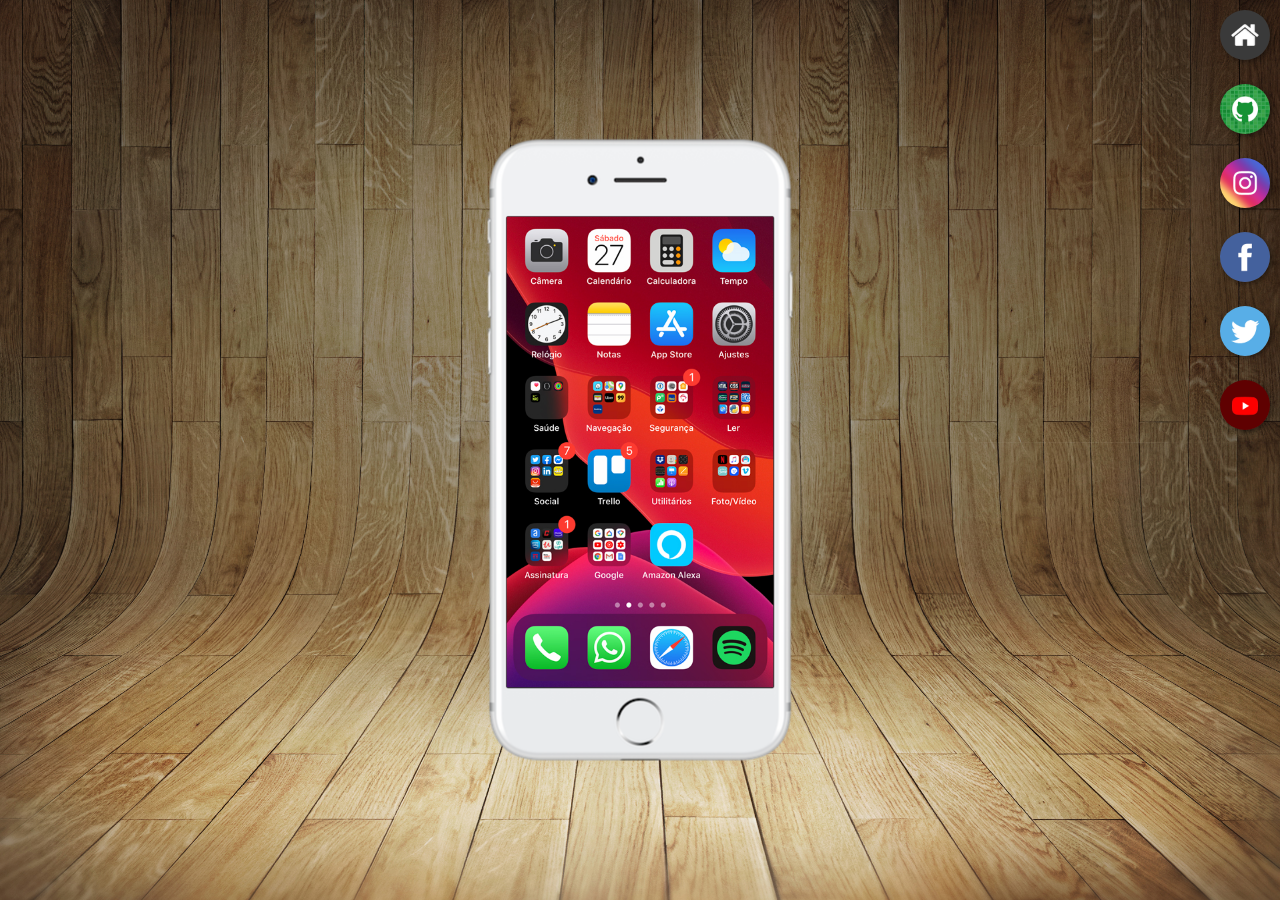
<file: index.html>
<!DOCTYPE html>
<html lang="en">
<head>
    <meta charset="UTF-8">
    <meta name="viewport" content="width=device-width, initial-scale=1.0">
    <title>SmartPhone Project</title>
    <link rel="shortcut icon" href="img/favicon-32x32.png" type="image/x-icon">
    <link rel="stylesheet" href="css/style.css">
</head>
<body>
    <main>
        <section id="celular">
            <iframe src="home.html" name="tela" id="tela" frameborder="0">Your browser is not supported.</iframe>
        </section>
        <section id="redes-sociais">
            <a href="home.html" target="tela"><abbr title=""><img src="img/logo-home.jpg" alt="Home"></abbr></a><br>

            <a href="github.html" target="tela"><abbr title="Kamilly's GitHub"><img src="img/logo-github.jpg" alt="Kamilly's GitHub"></abbr></a><br>

            <a href="insta.html" target="tela"><abbr title="Curso em Video's Instagram"><img src="img/logo-instagram.jpg" alt="Curso em Video's Instagram"></abbr></a><br>

            <a href="face.html" target="tela"><abbr title="Curso em Video's Facebook"><img src="img/logo-facebook.jpg" alt="Curso em Video's Facebook"></abbr></a><br>

            <a href="twitter.html" target="tela"><abbr title="Curso em Video's Twitter"><img src="img/logo-twitter.jpg" alt="Curso em Video's Twitter"></abbr></a><br>

            <a href="yt.html" target="tela"><abbr title="Curso em Video's YouTube"><img src="img/logo-youtube.jpg" alt="Curso em Video's YouTube"></abbr></a>
        </section>
    </main>
</body>
</html>
</file>
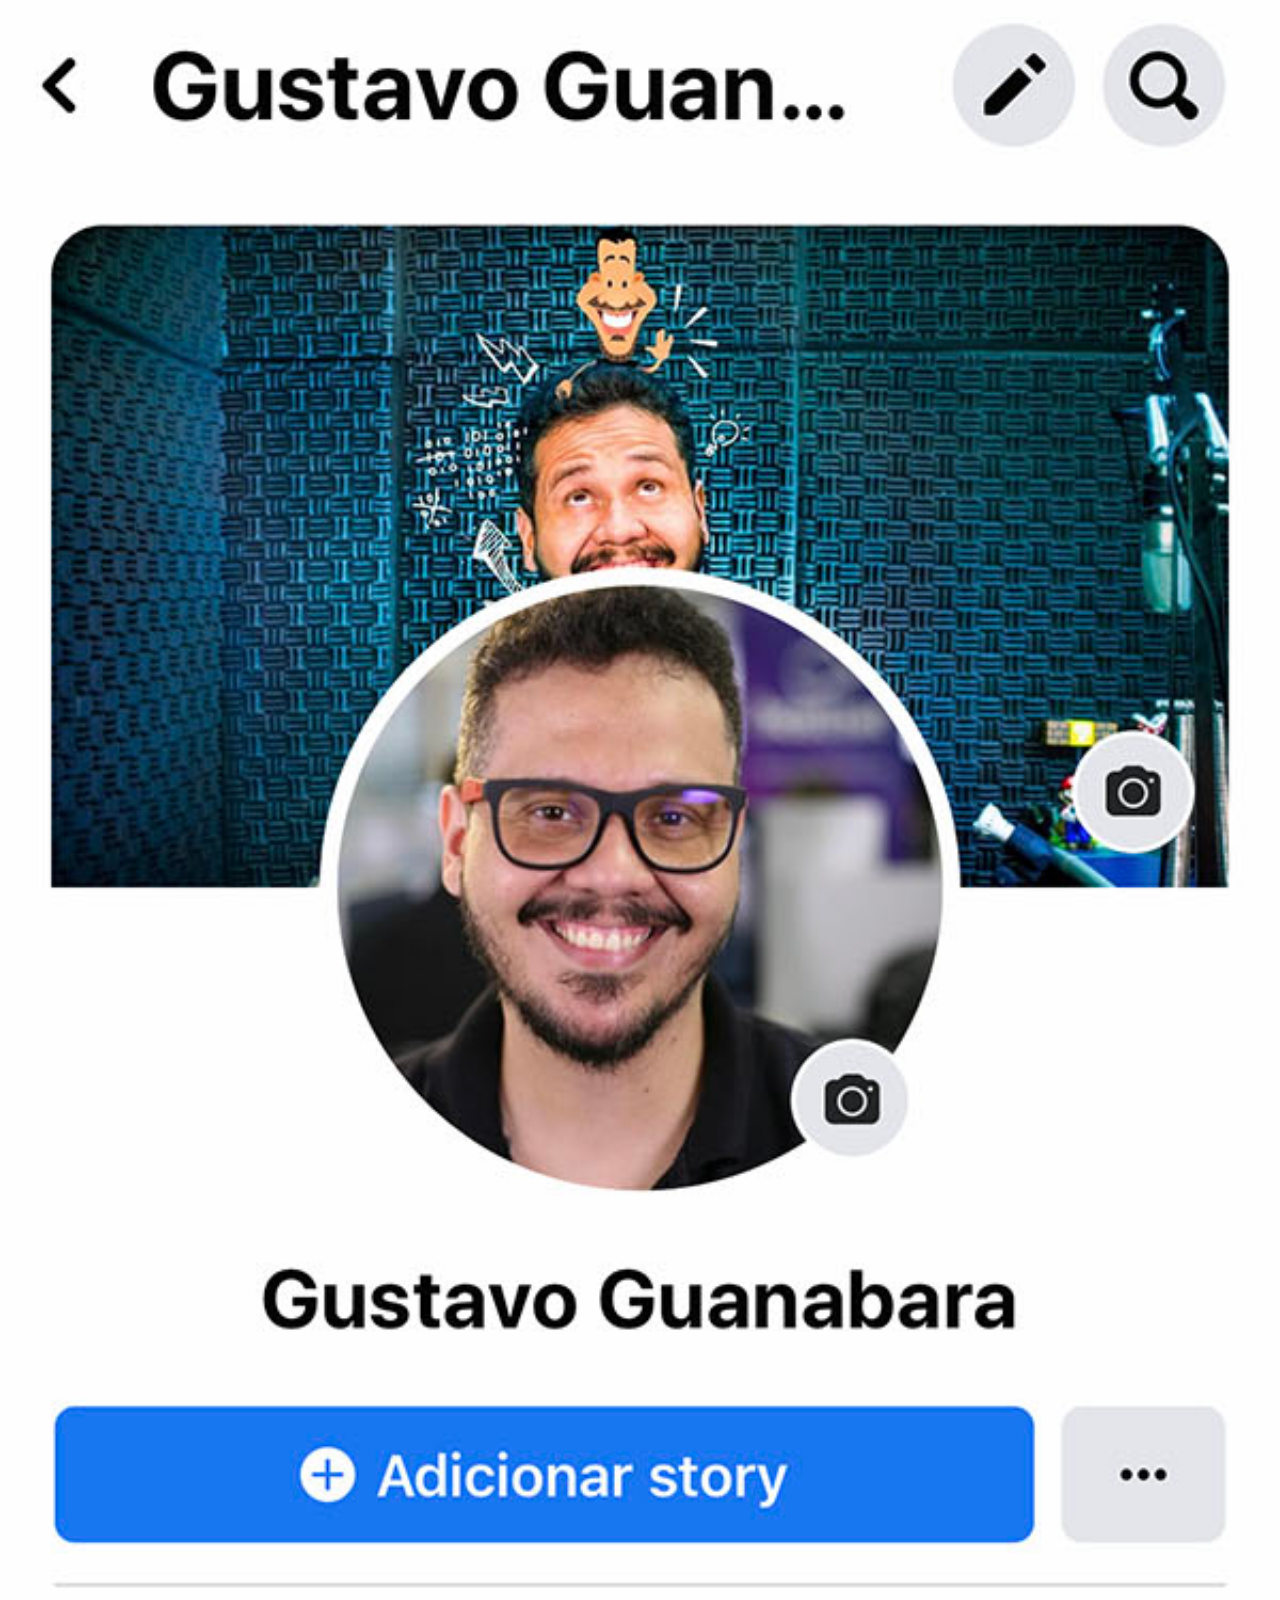
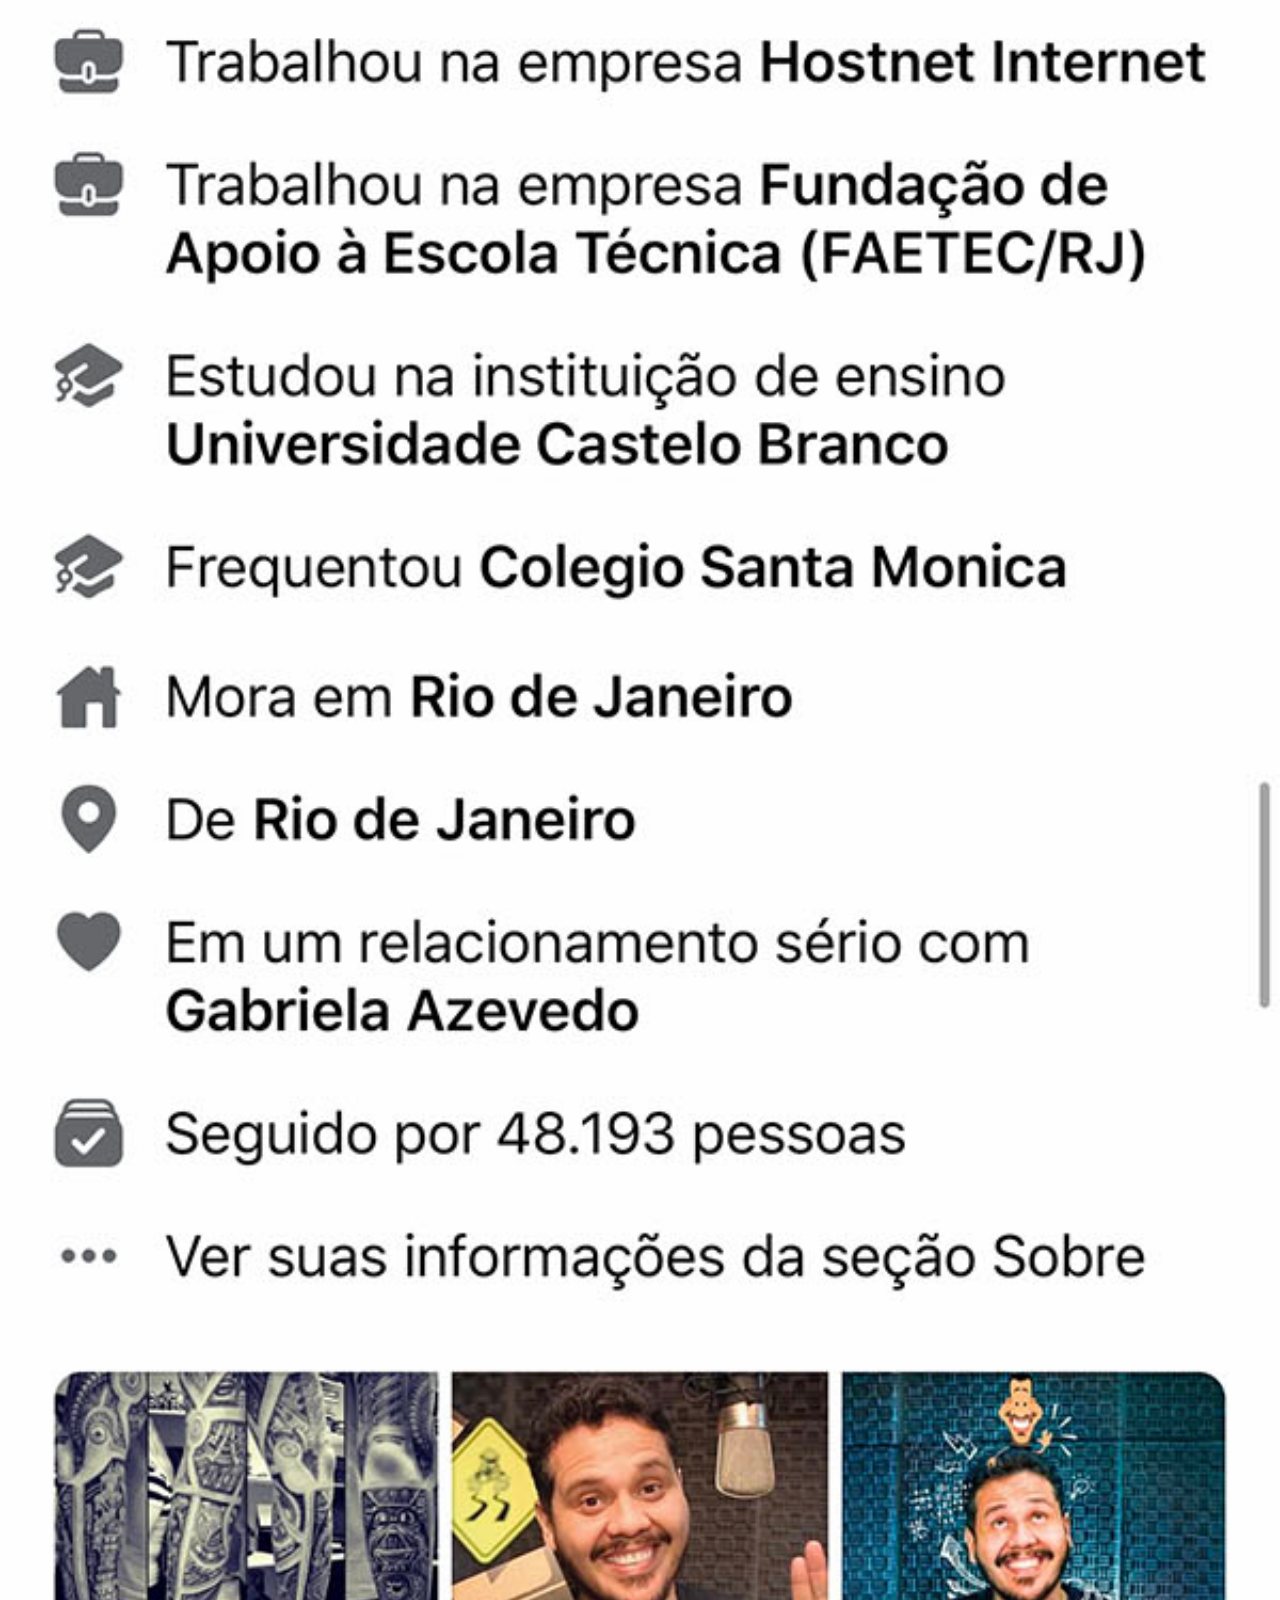
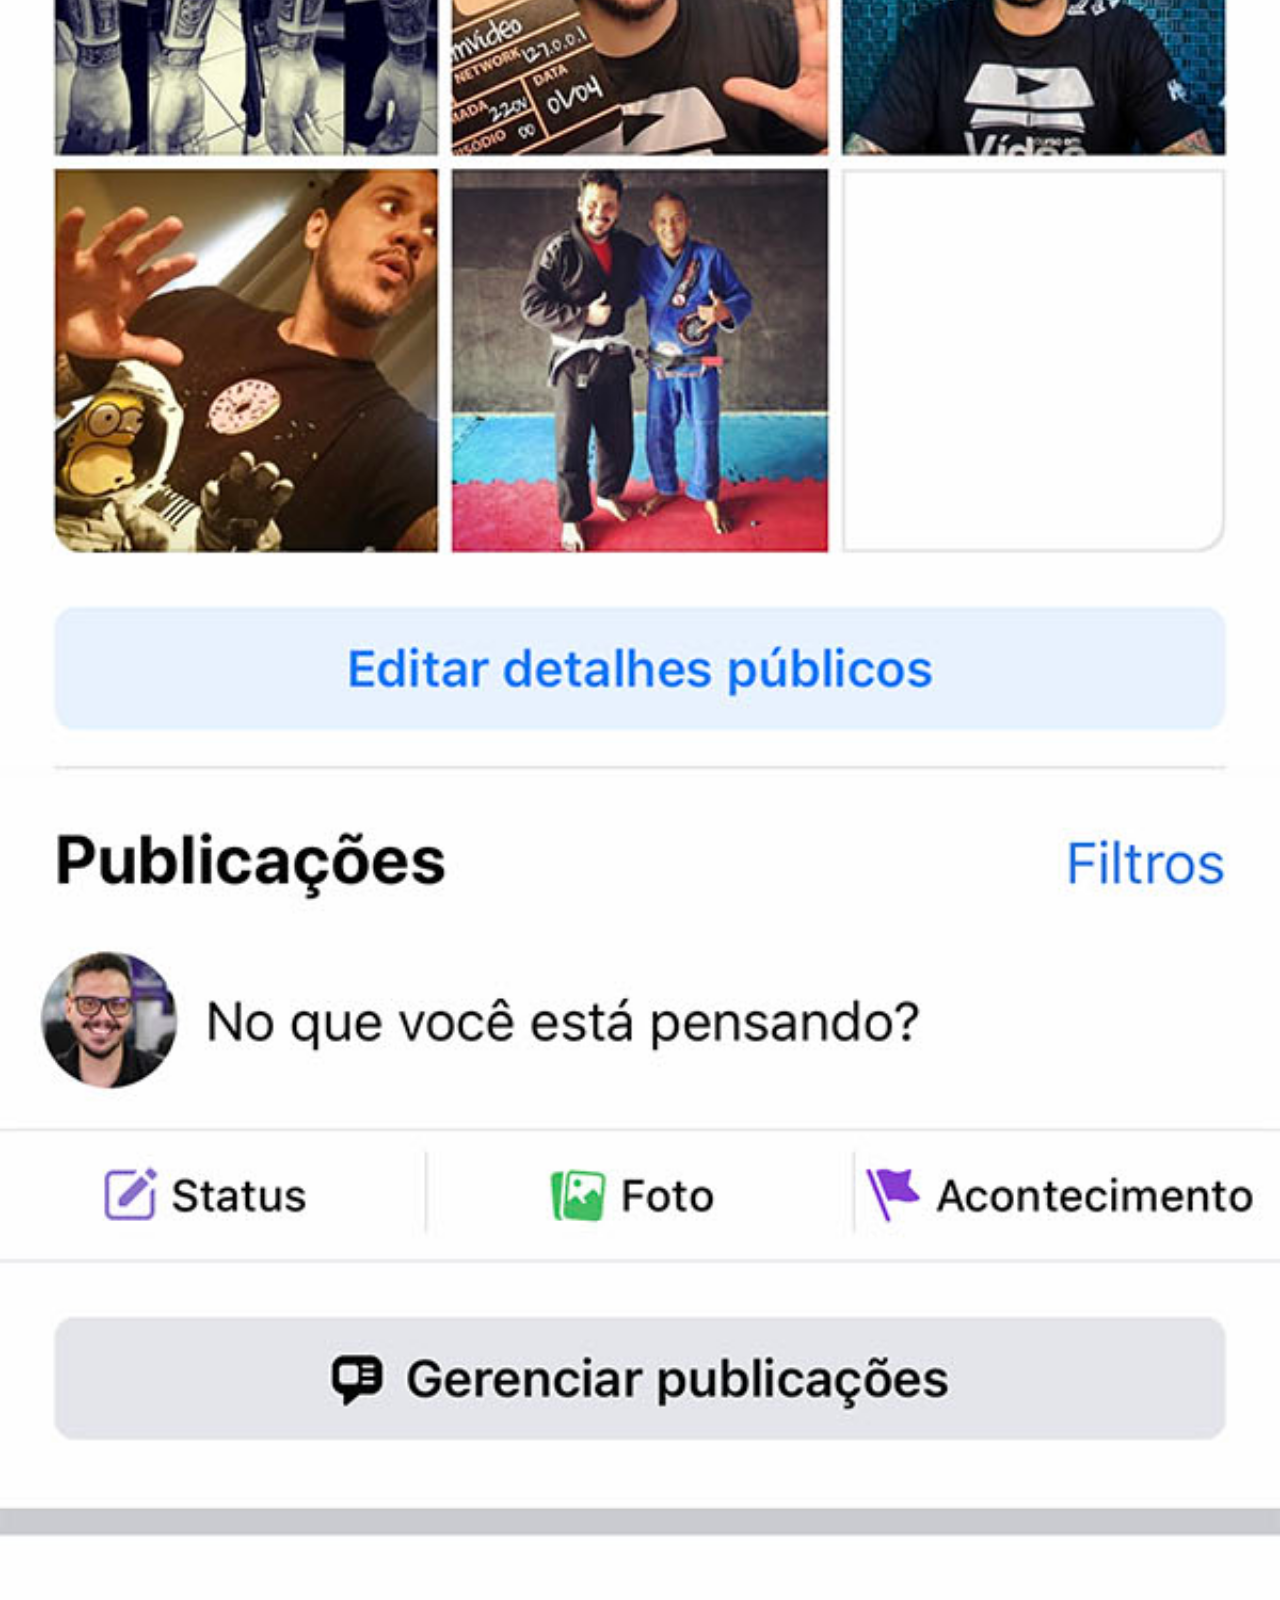
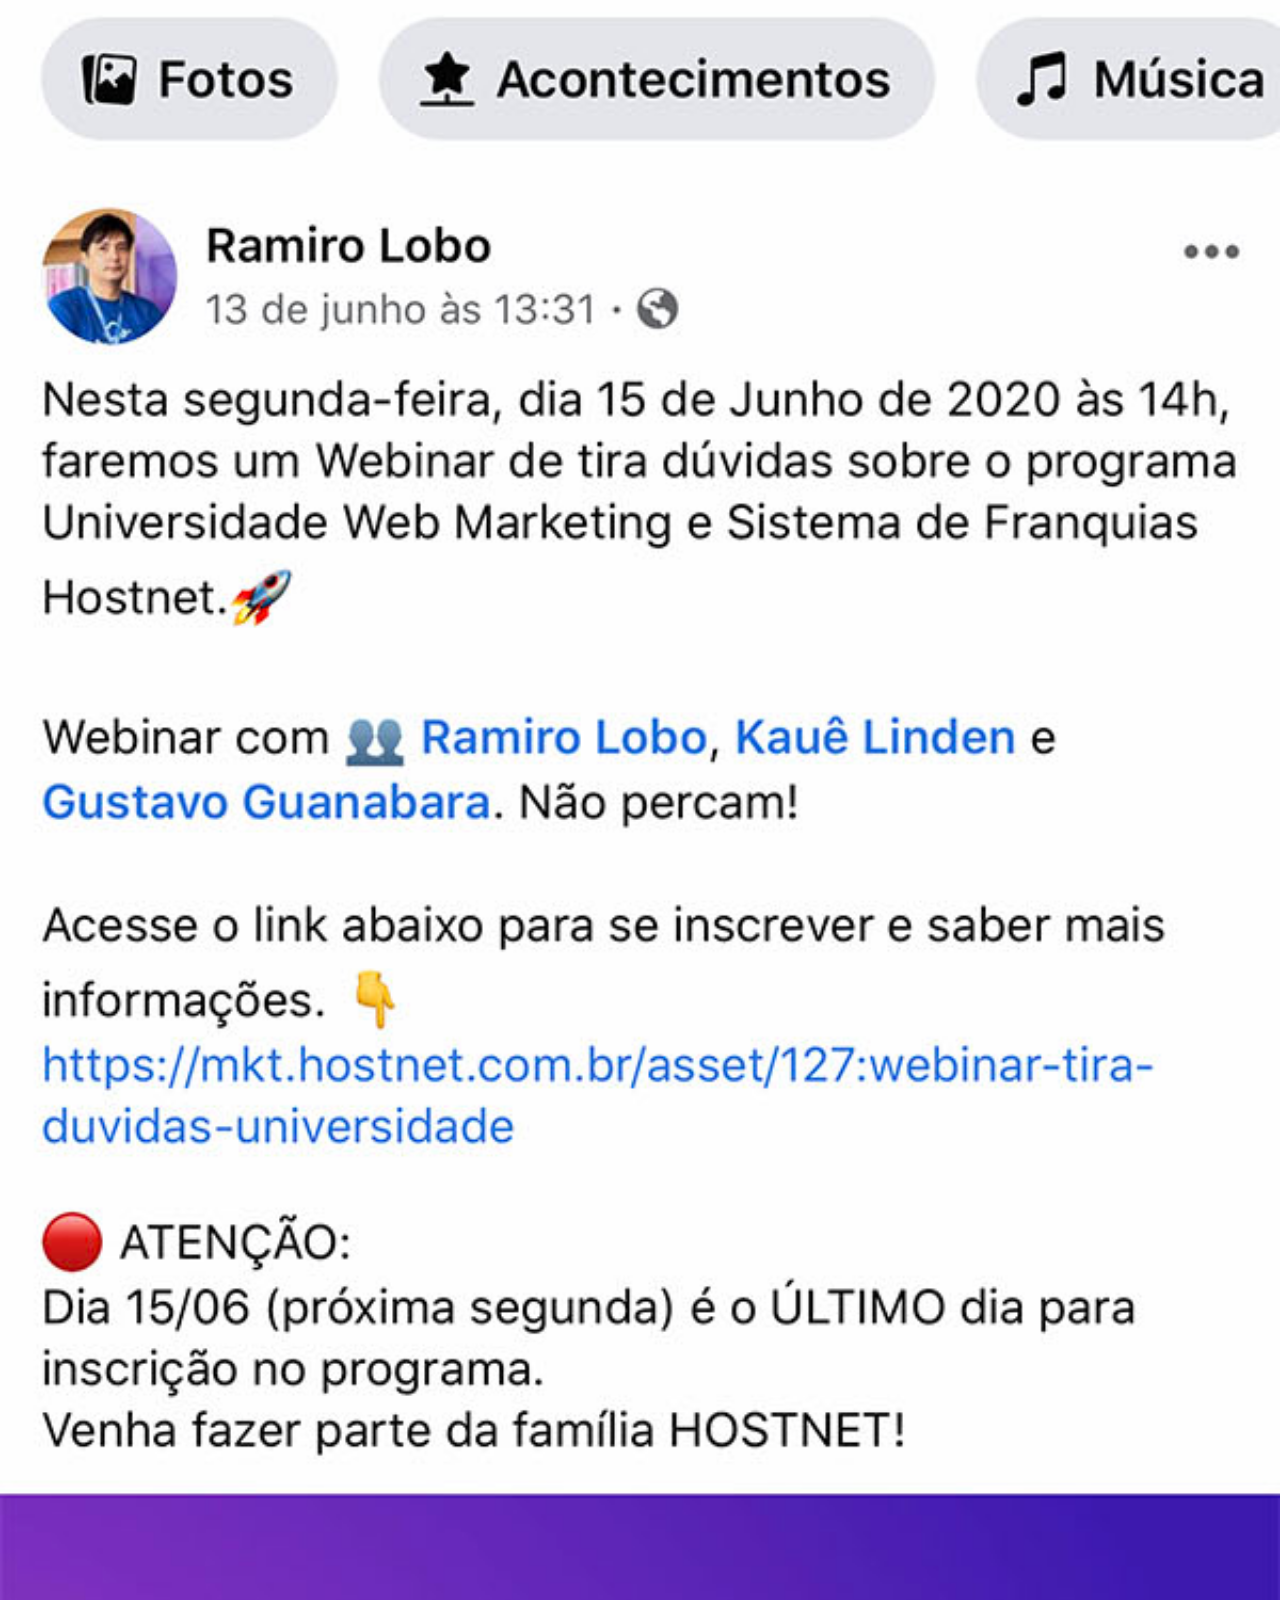
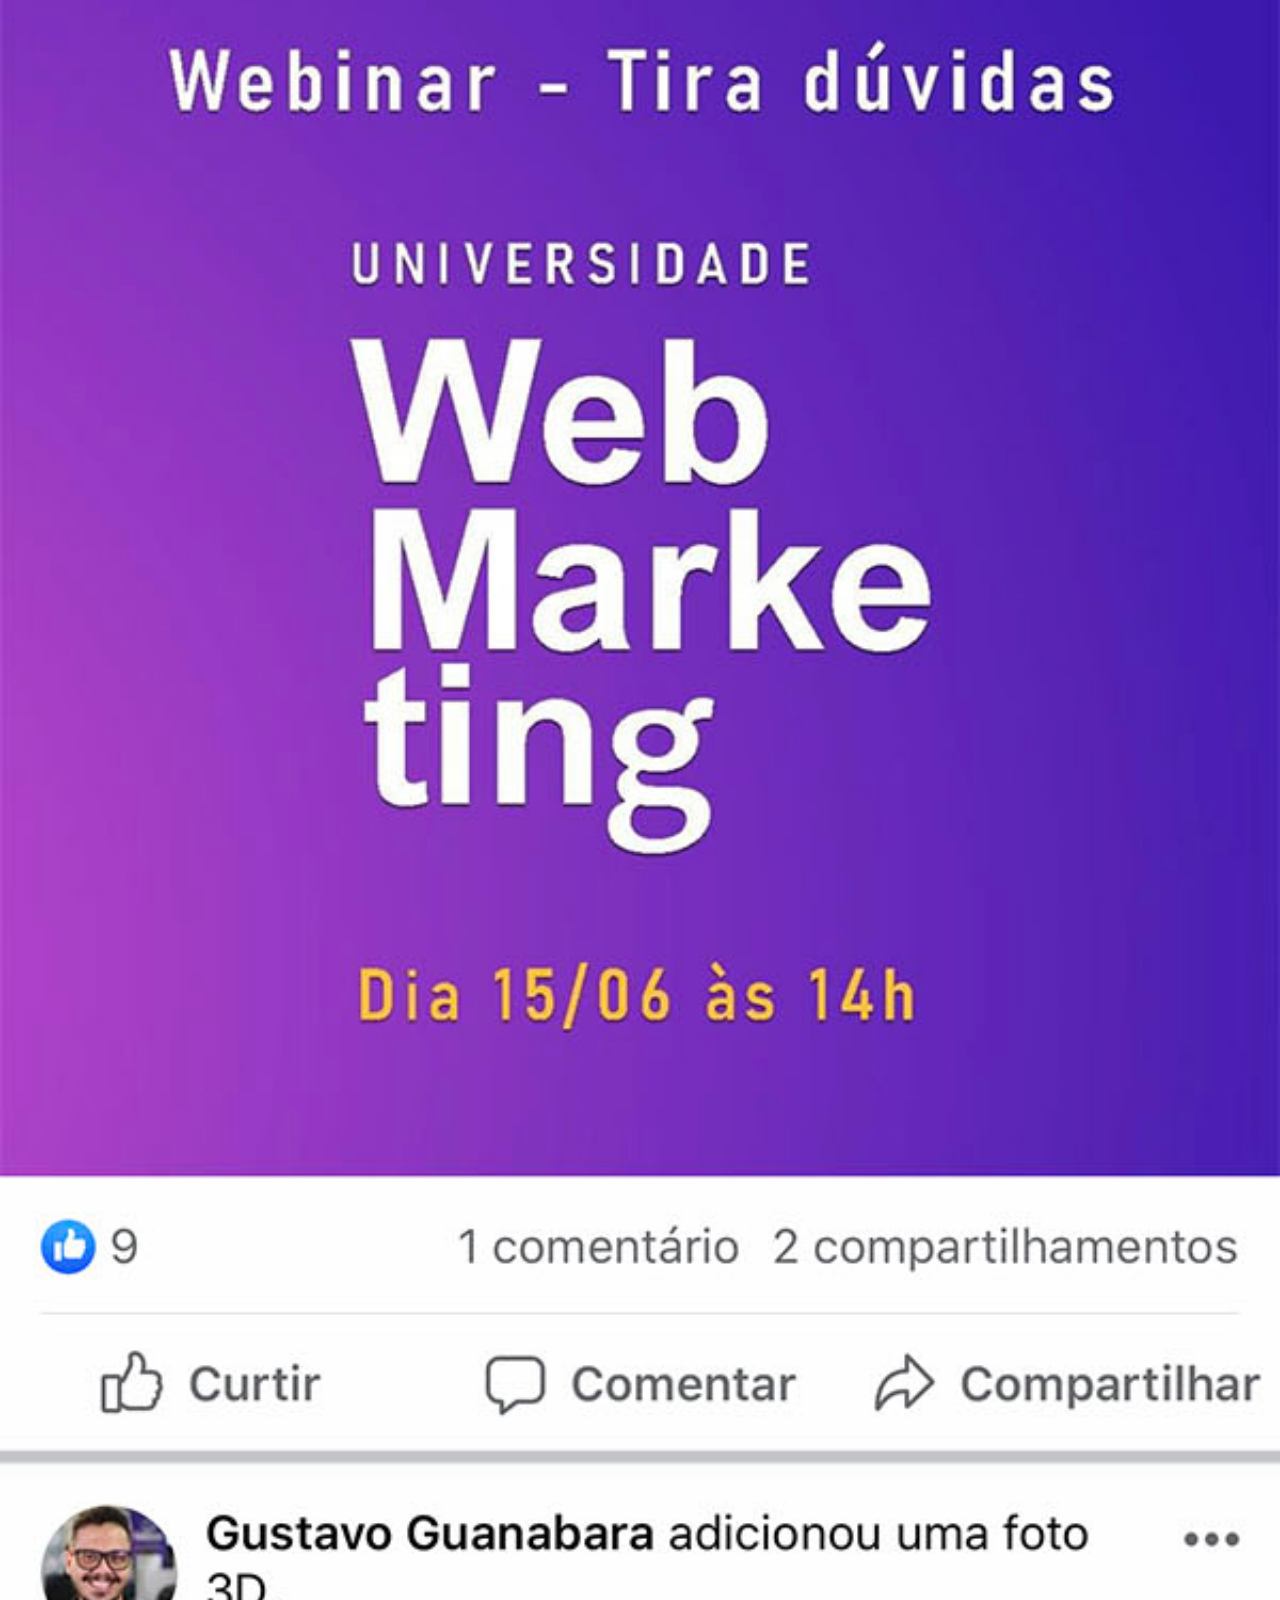
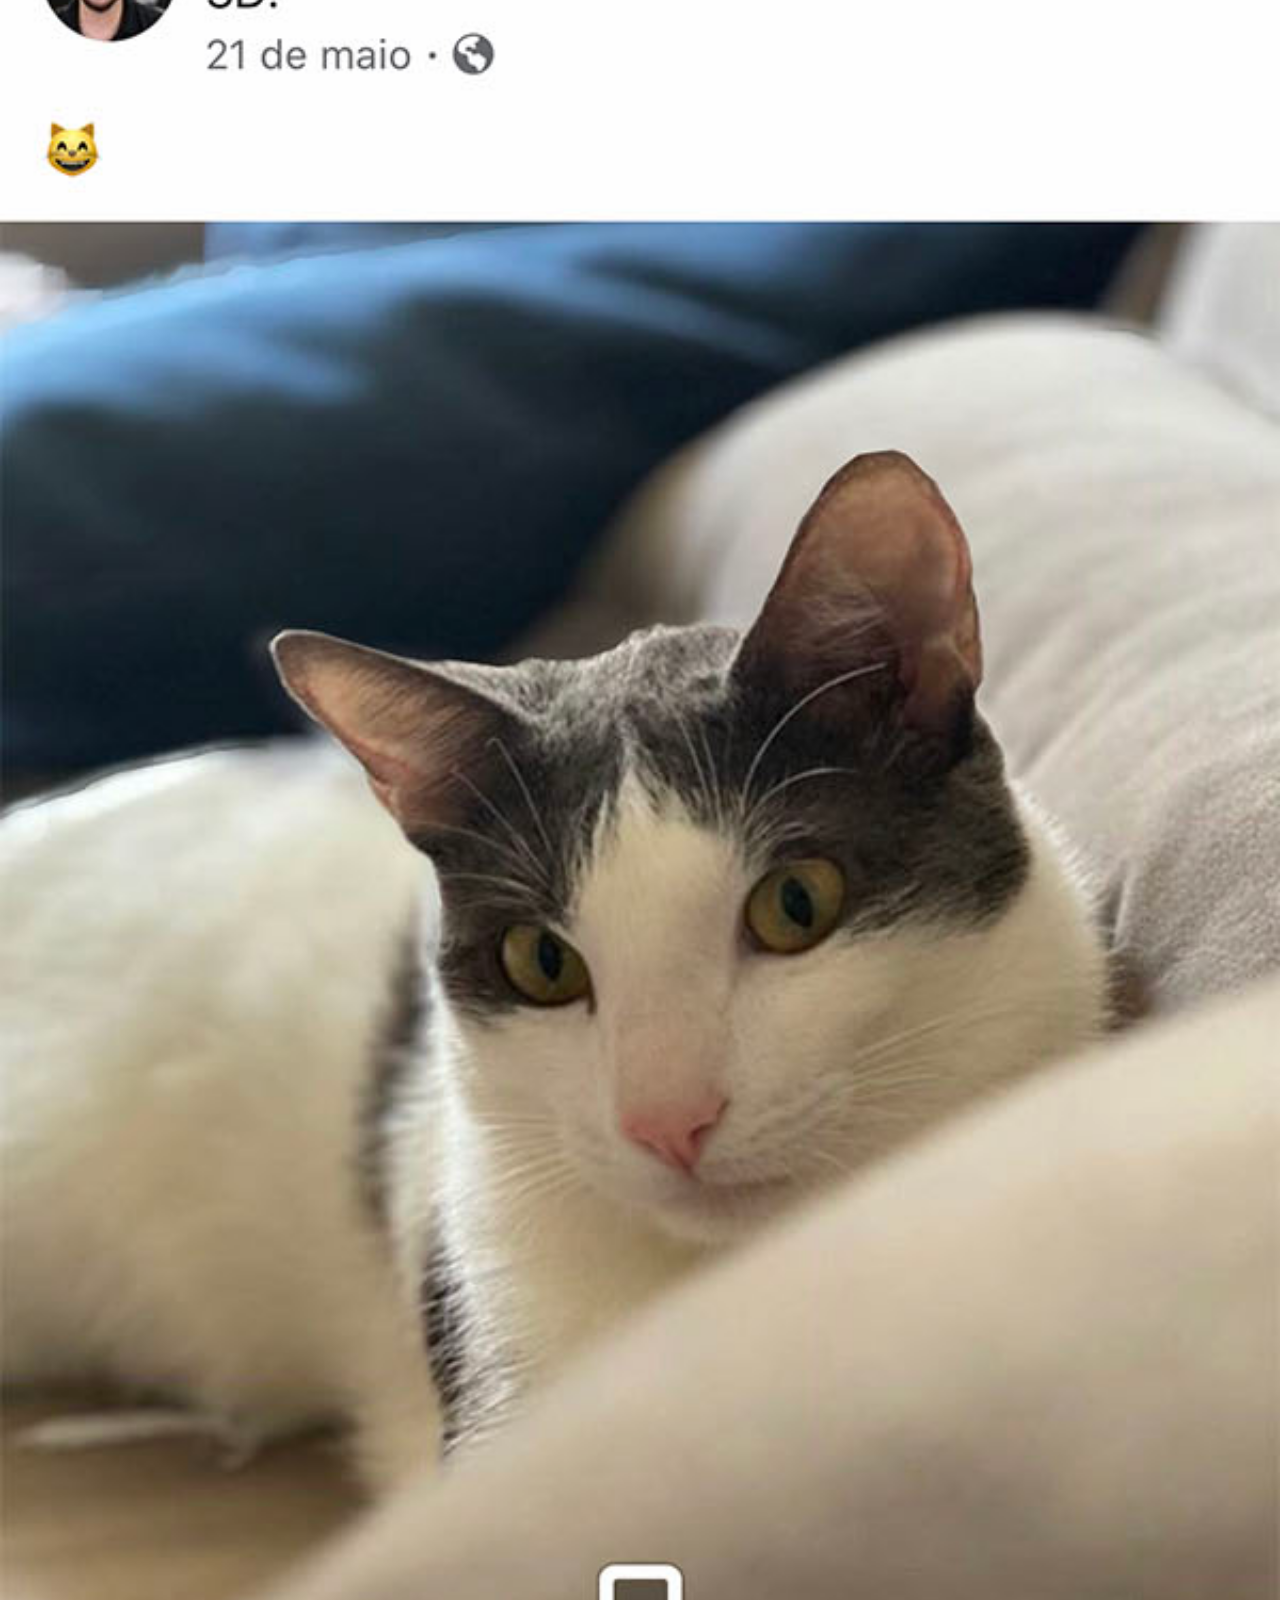
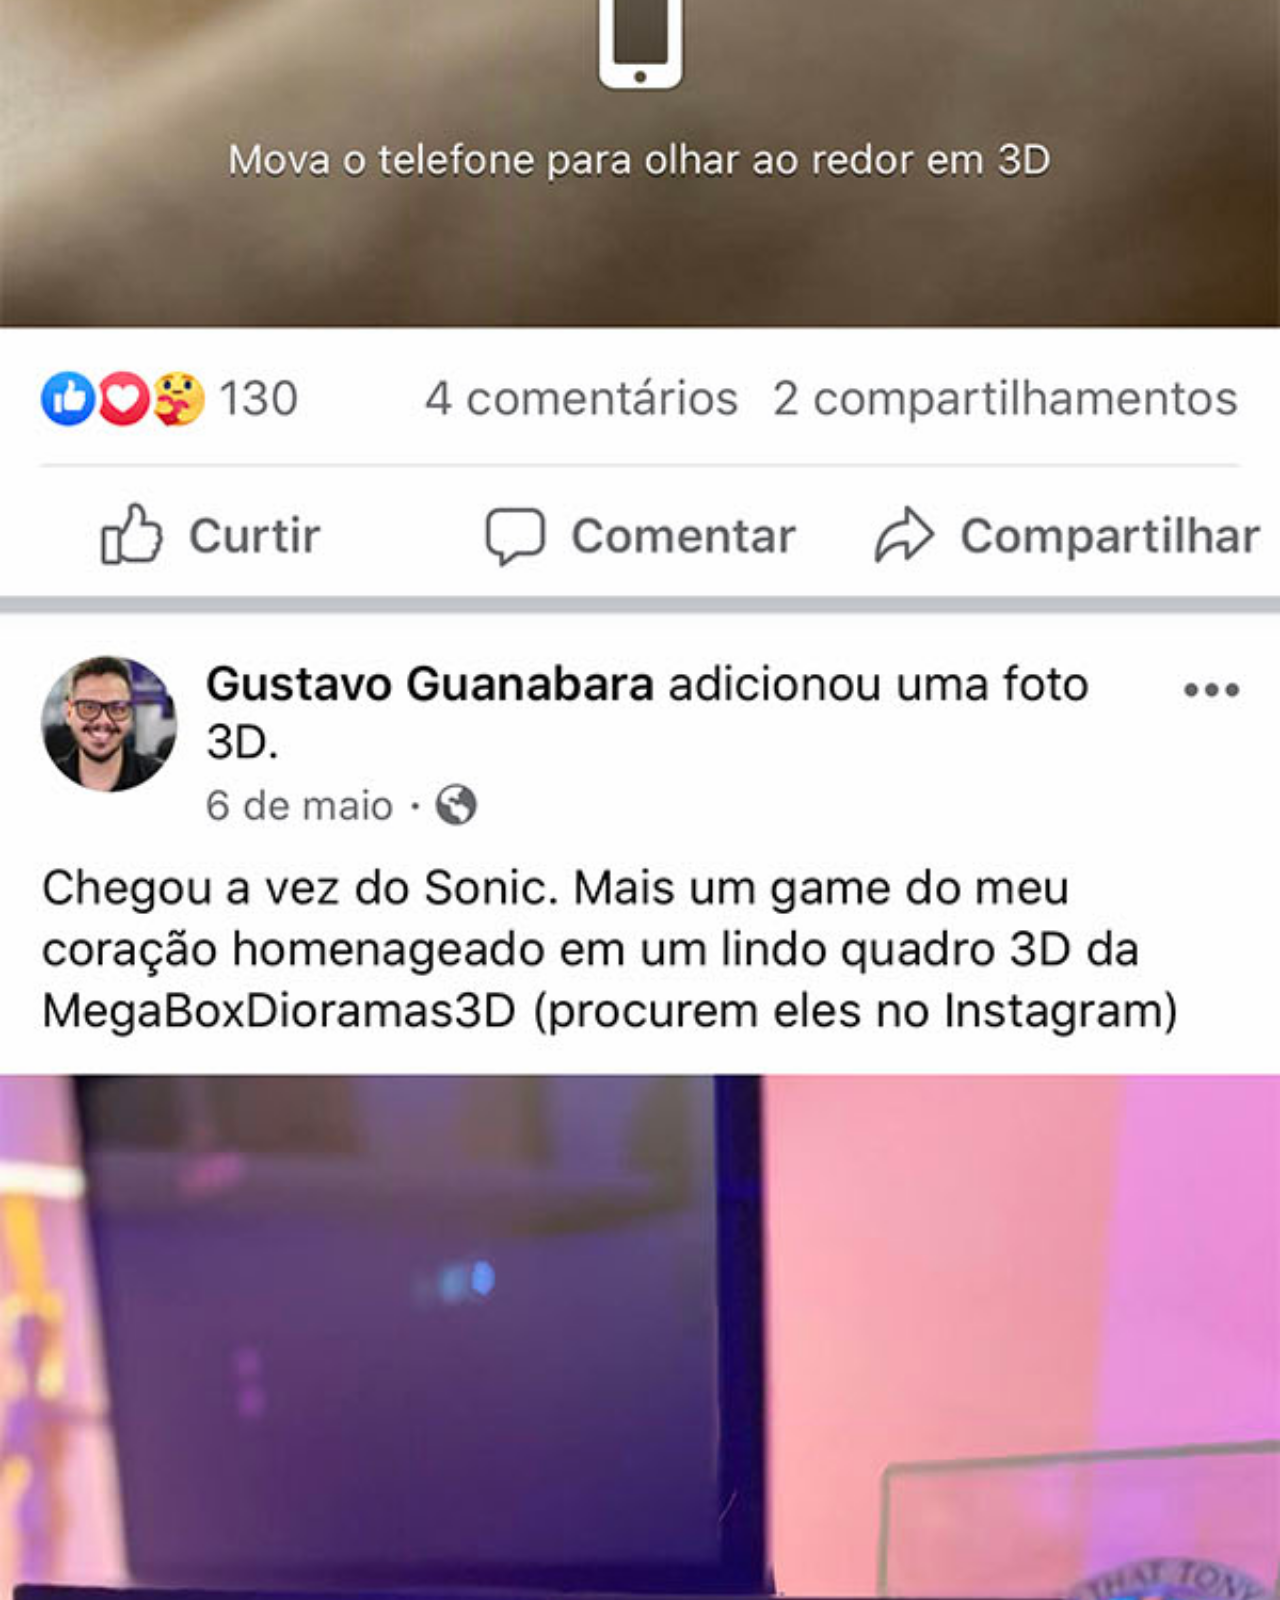
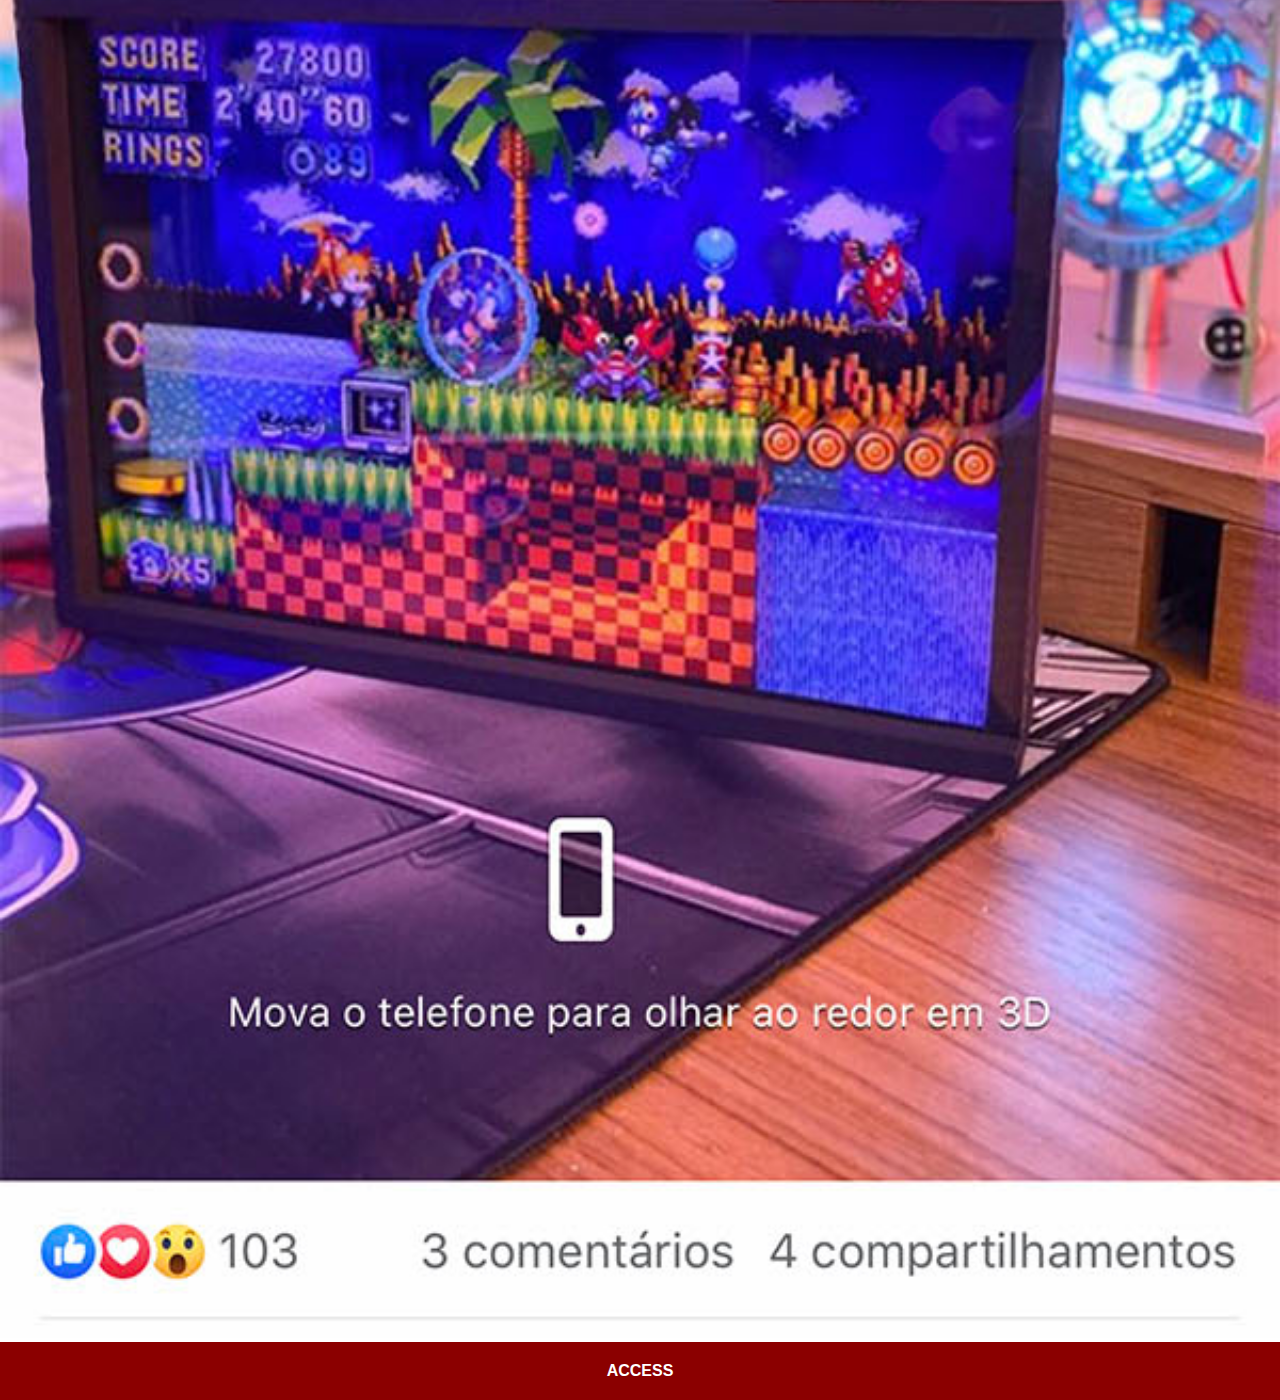
<file: face.html>
<!DOCTYPE html>
<html lang="en">
<head>
    <meta charset="UTF-8">
    <meta name="viewport" content="width=device-width, initial-scale=1.0">
    <title>Facebook</title>
    <link rel="stylesheet" href="css/social.css">
</head>
<body>
    <img src="img/tela-facebook.jpg" alt="Facebook">
    <a href="https://www.facebook.com/gustavoguanabara/?locale=pt_BR" target="_blank">ACCESS</a>
</body>
</html>
</file>
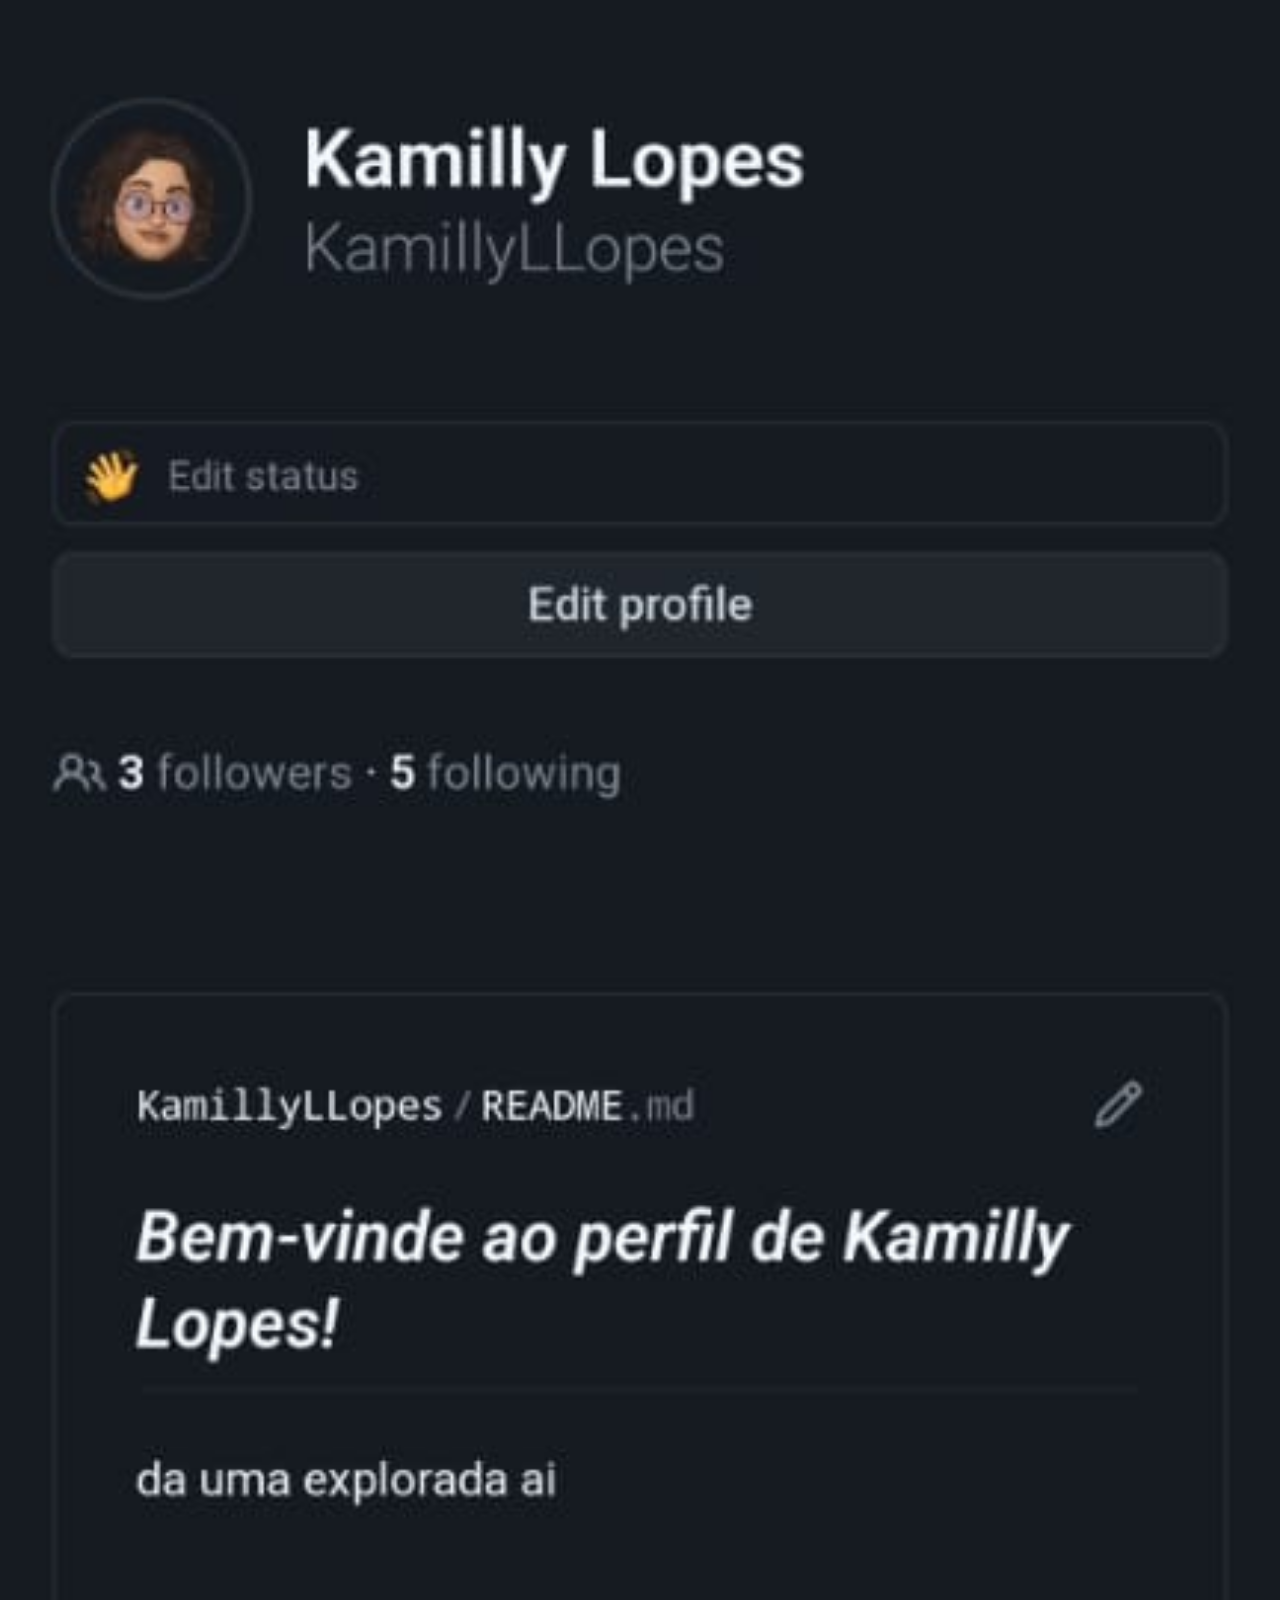
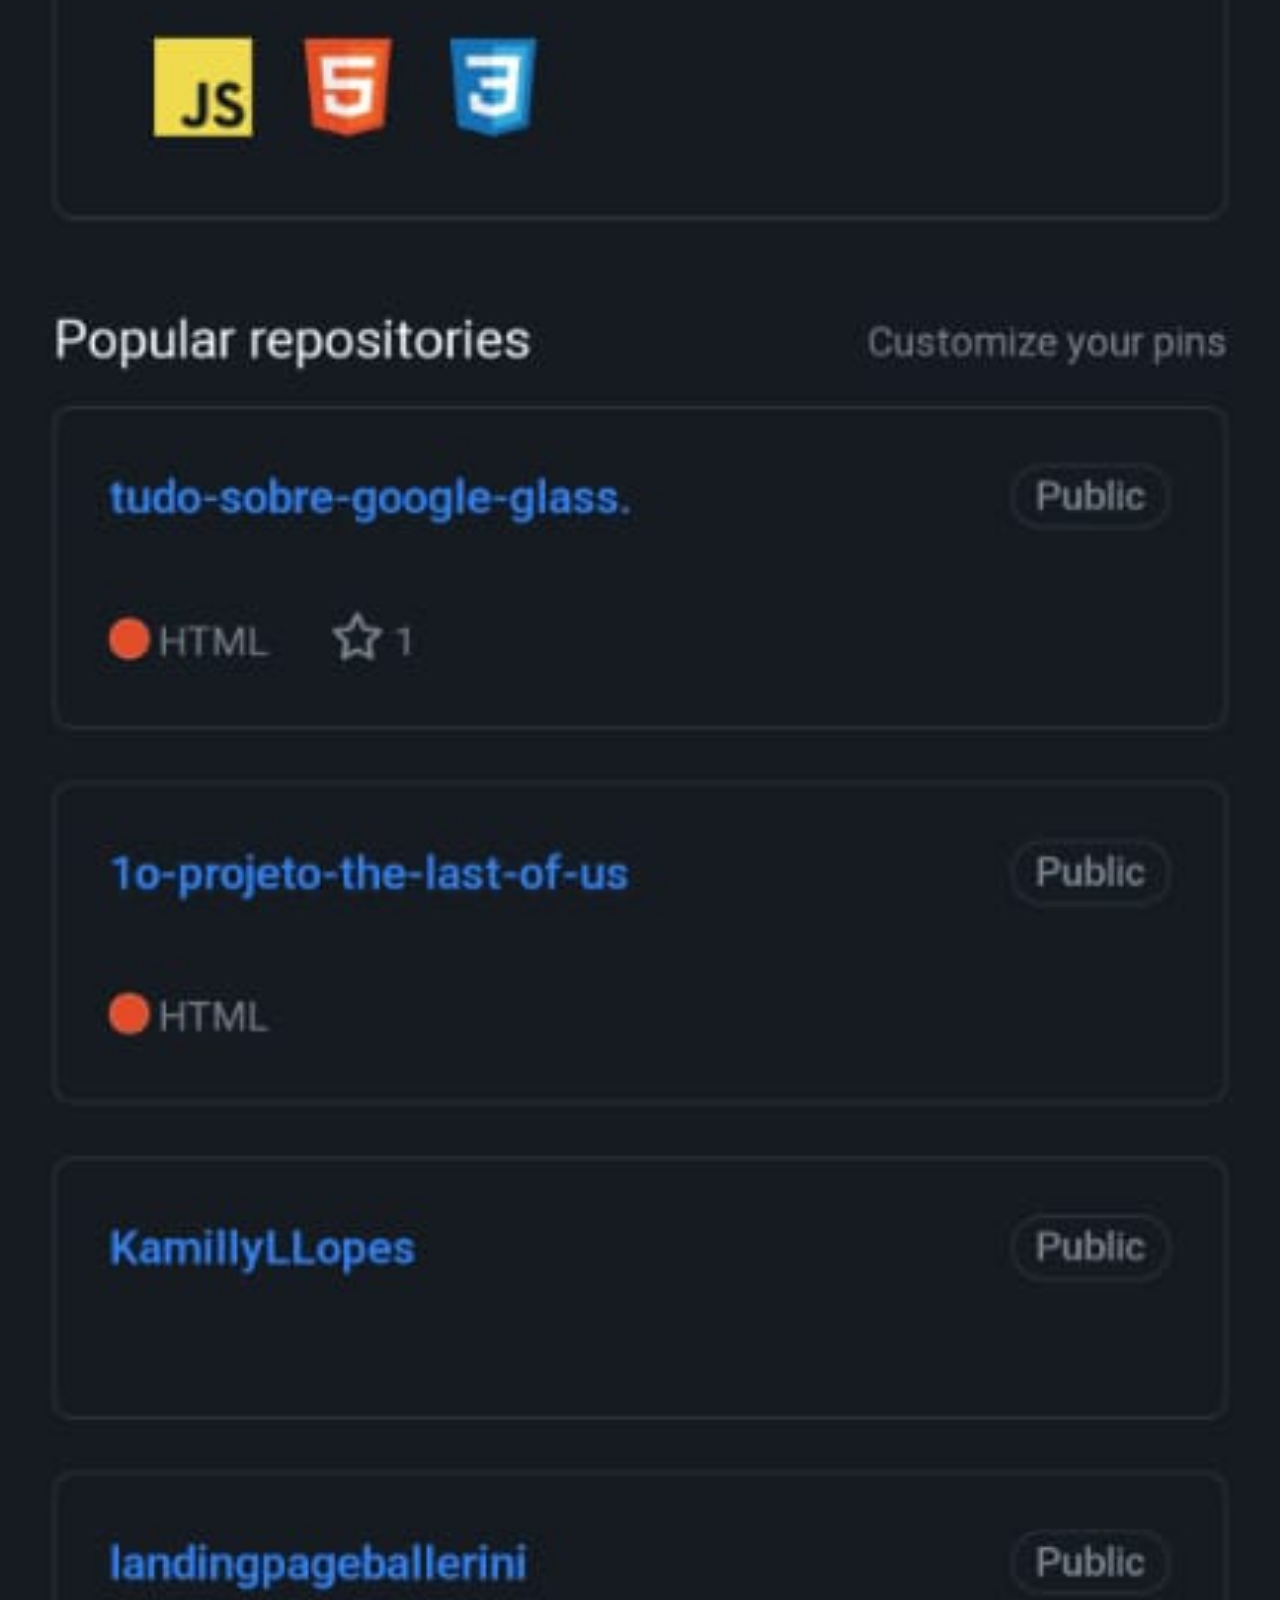
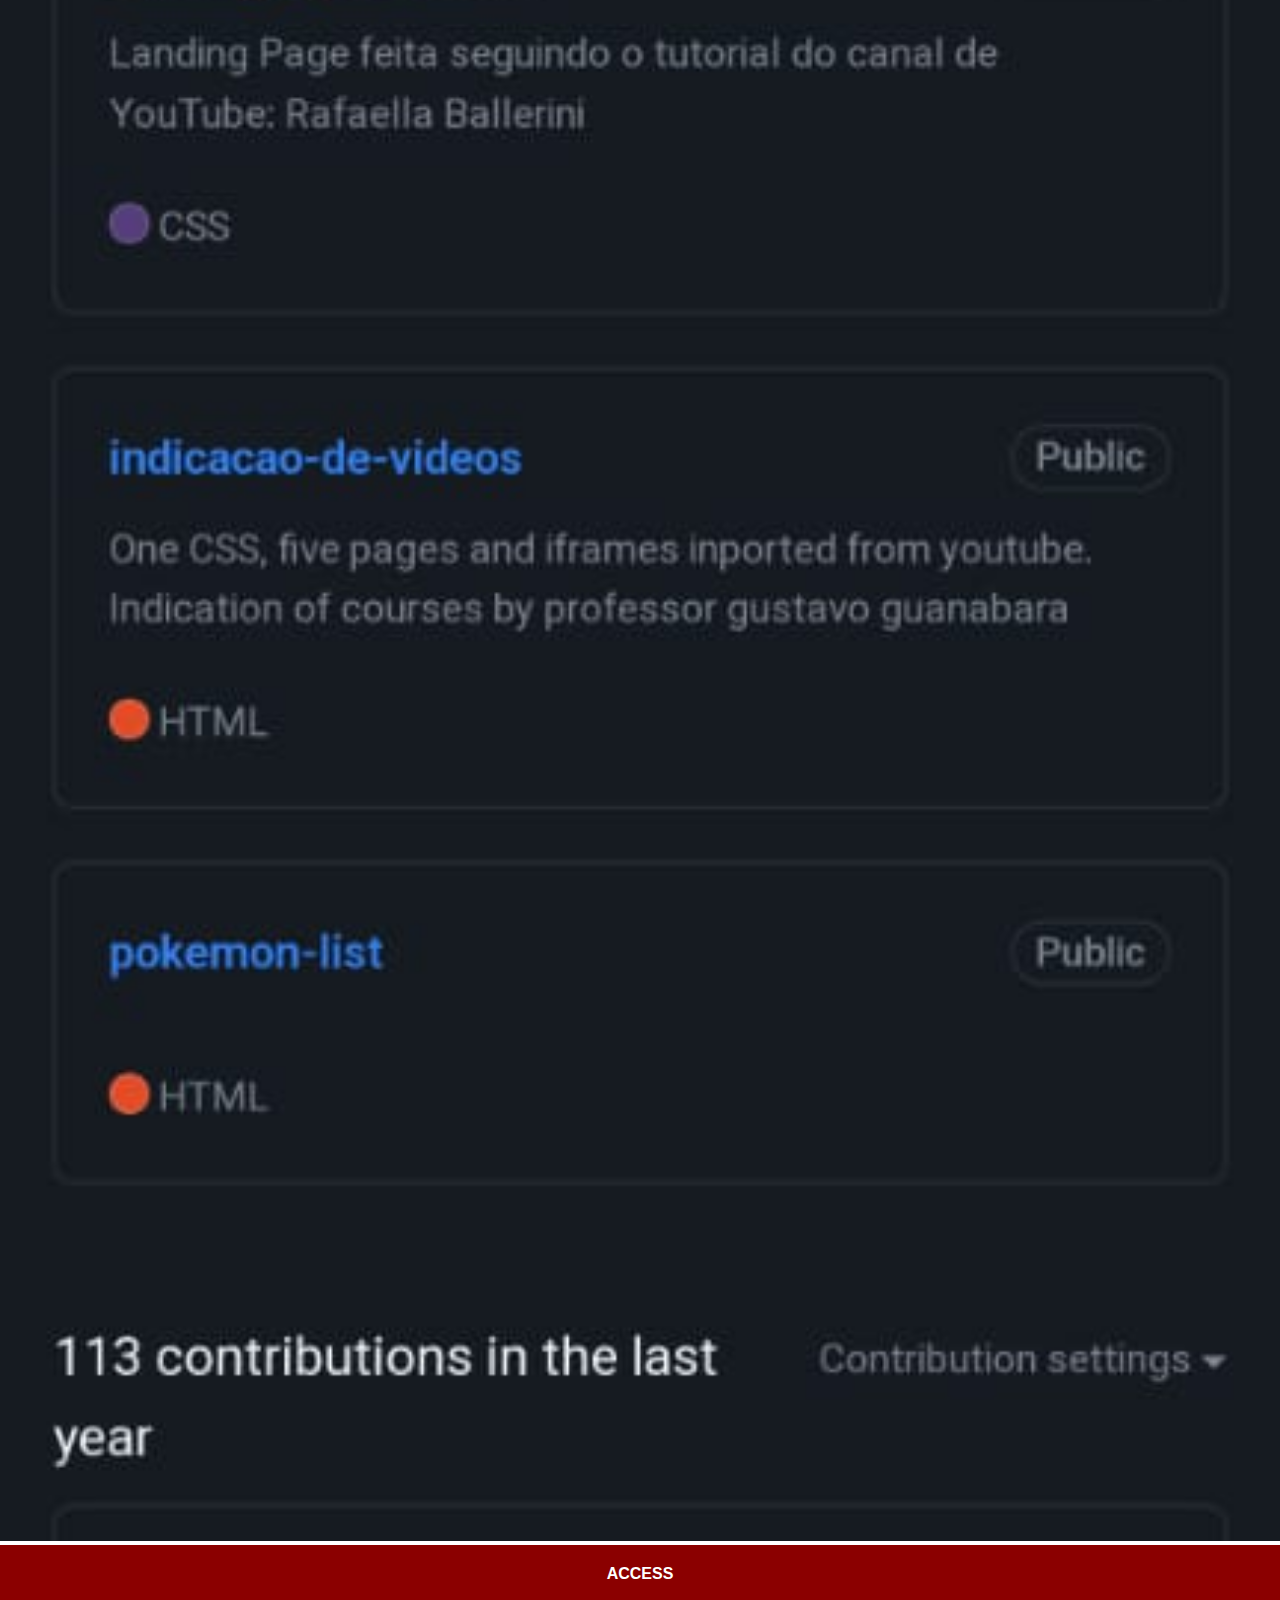
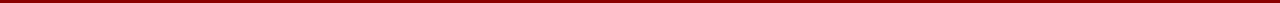
<file: github.html>
<!DOCTYPE html>
<html lang="en">
<head>
    <meta charset="UTF-8">
    <meta name="viewport" content="width=device-width, initial-scale=1.0">
    <title>GitHub</title>
    <link rel="stylesheet" href="css/social.css">
</head>
<body>
    <img src="img/tela-github.jpeg" alt="GitHub">
    <a href="https://github.com/KamillyLLopes" target="_blank">ACCESS</a>
</body>
</html>
</file>
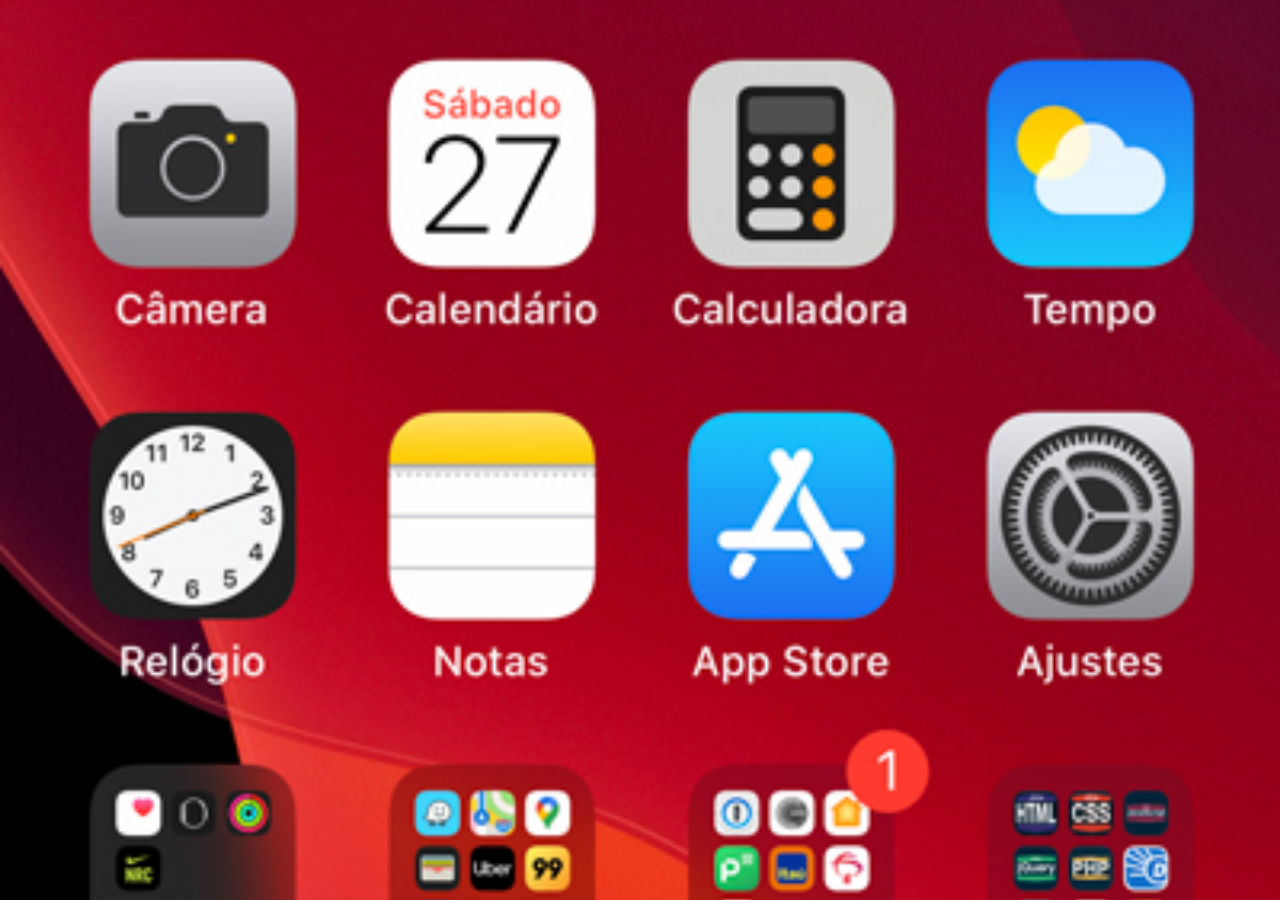
<file: home.html>
<!DOCTYPE html>
<html lang="en">
<head>
    <meta charset="UTF-8">
    <meta name="viewport" content="width=device-width, initial-scale=1.0">
    <title>Home</title>
    <link rel="shortcut icon" href="img/favicon-32x32.png" type="image/x-icon">
    
</head>
<style>
    @charset "UTF-8";

    *{
    margin: 0;
    padding: 0;
    font-family: Arial, Helvetica, sans-serif;
    }

    body{
    height: 100vh;
    width: 100vw;
    background: black url('img/tela-home.jpg') no-repeat top center;
    background-size: cover;
}
</style>
<body>
</body>
</html>
</file>
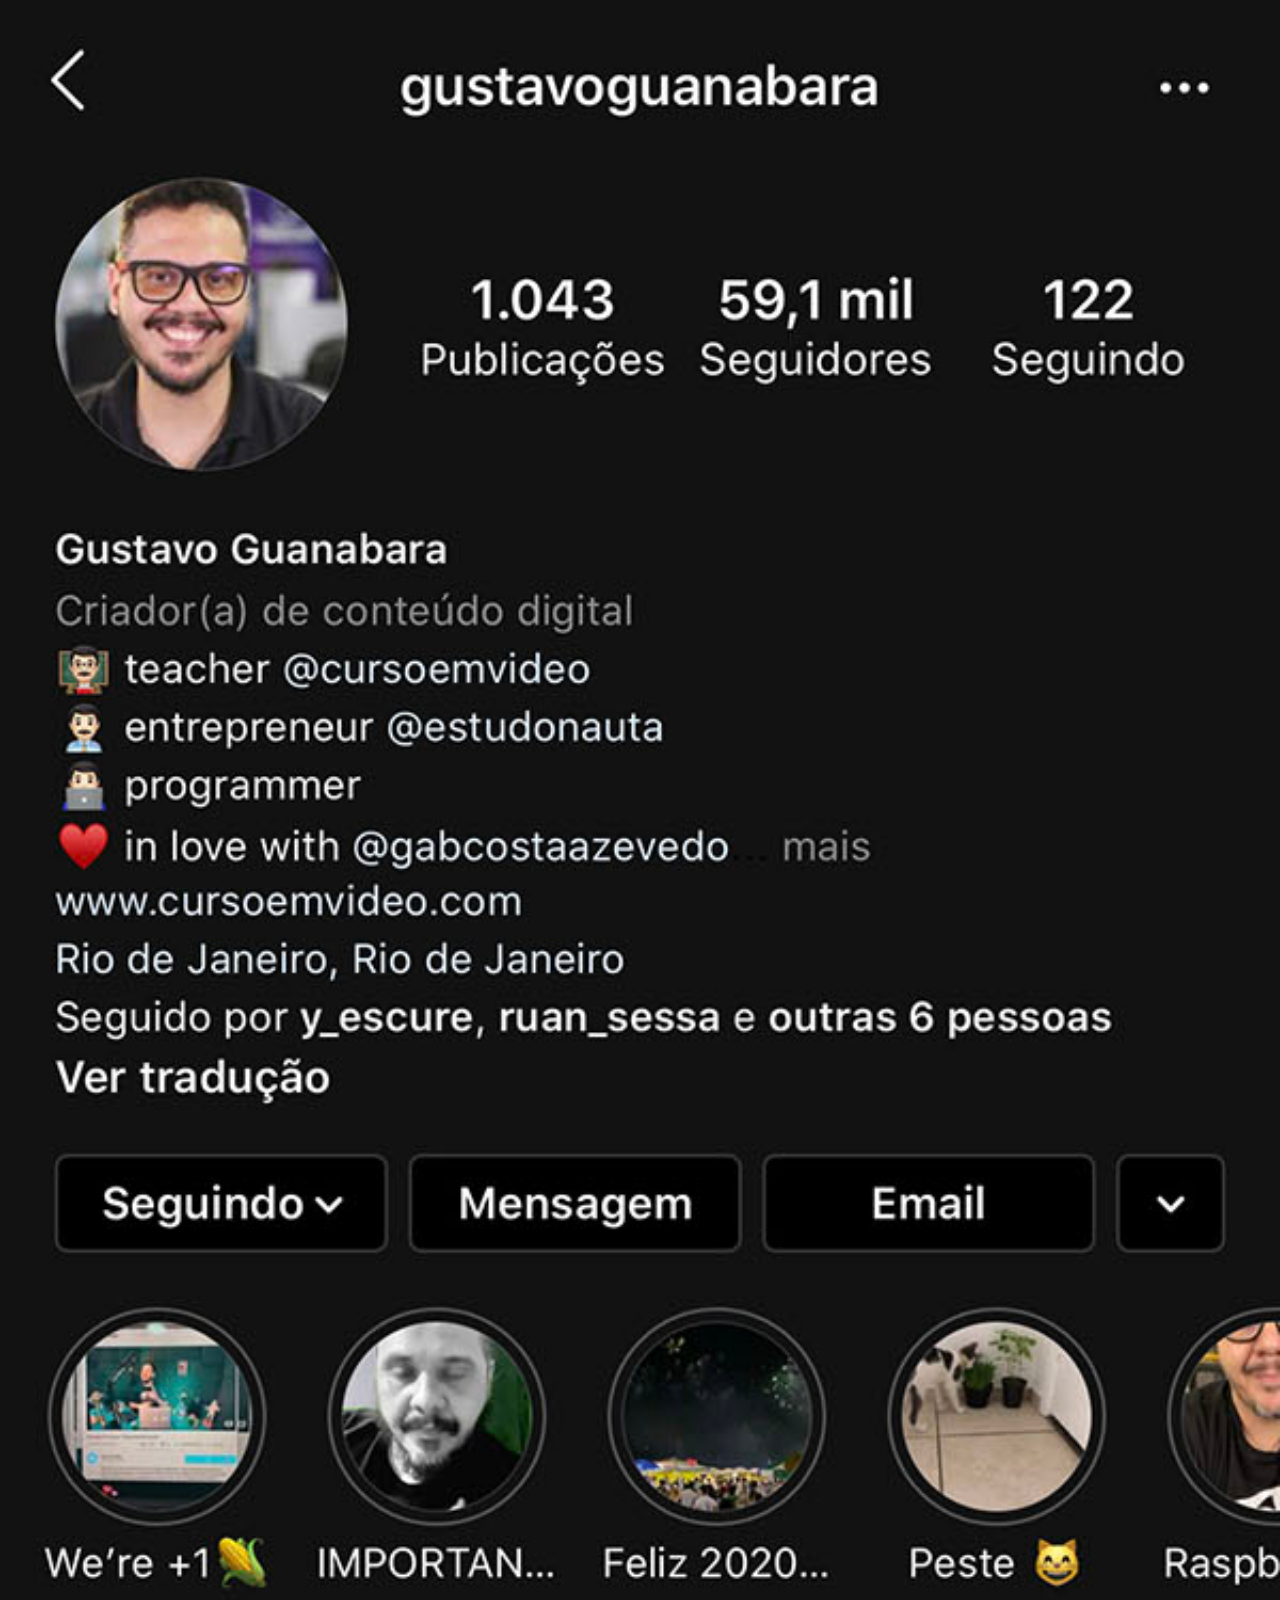
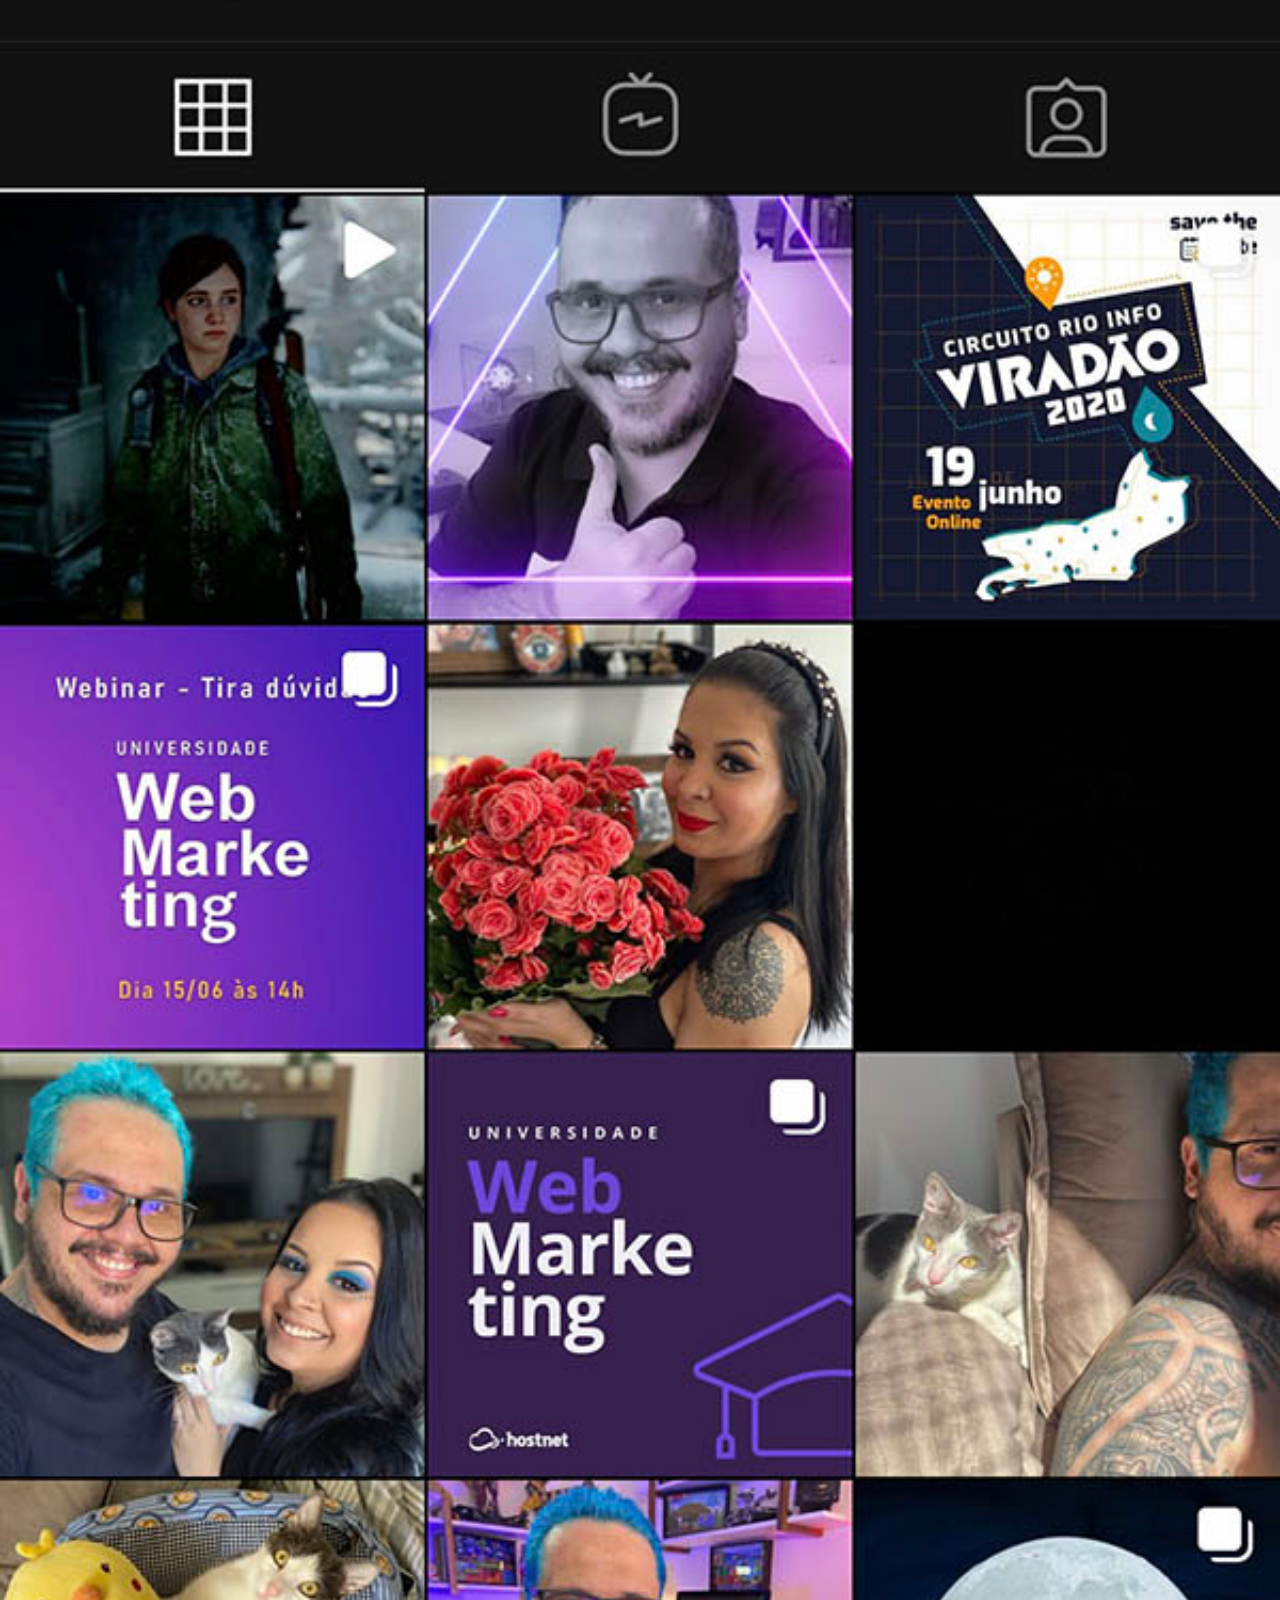
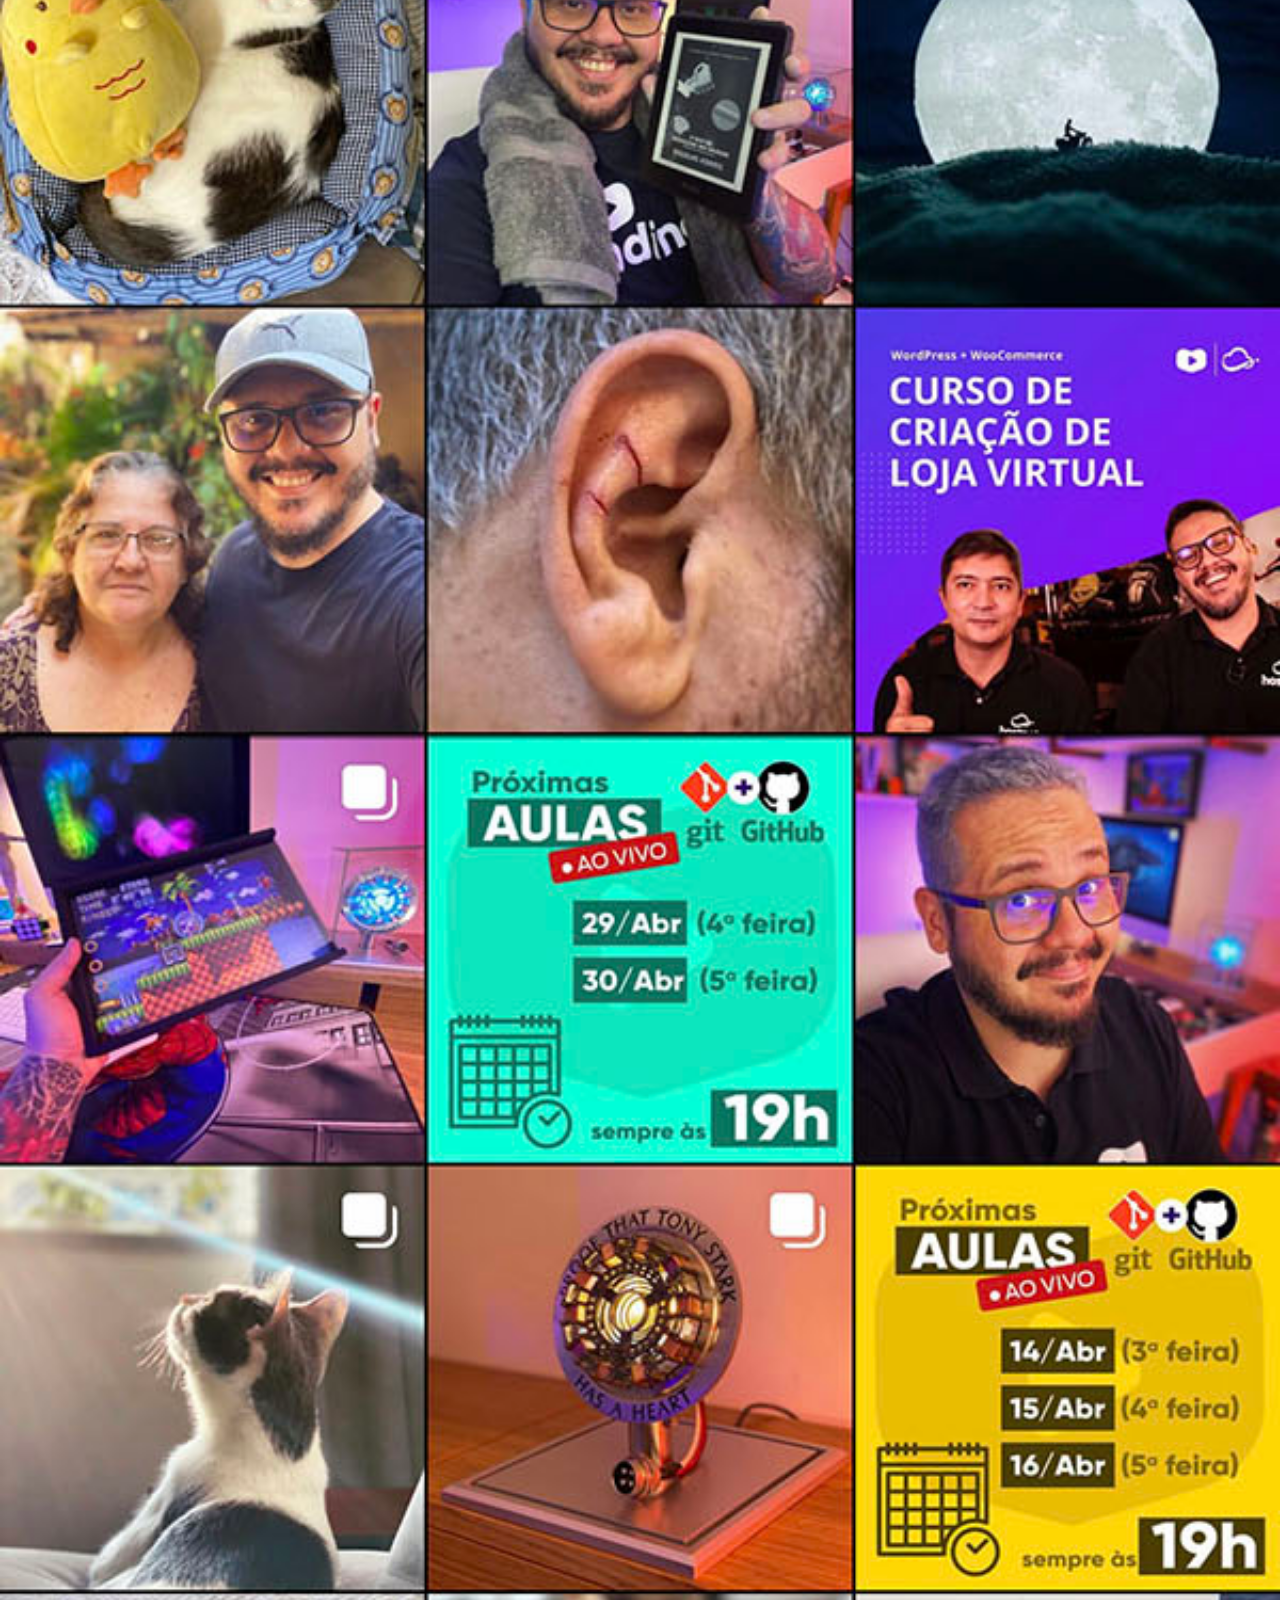
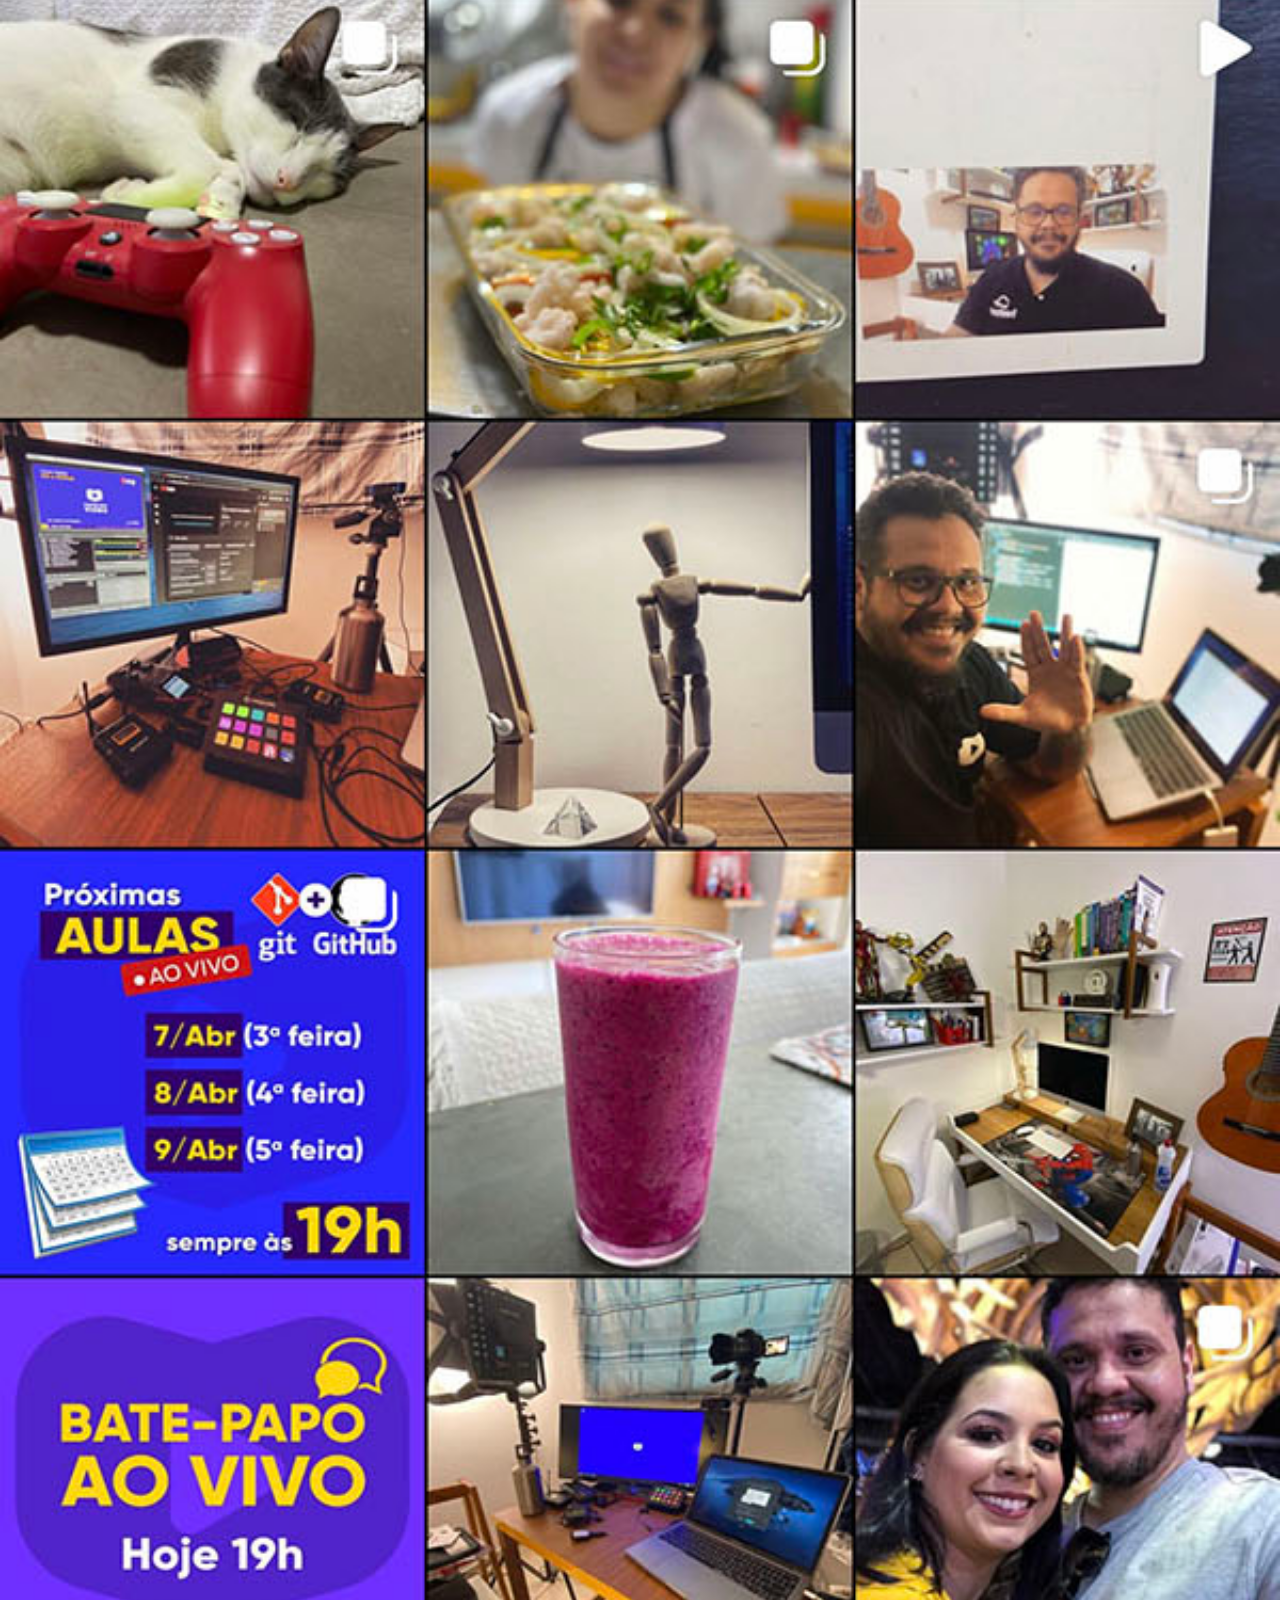
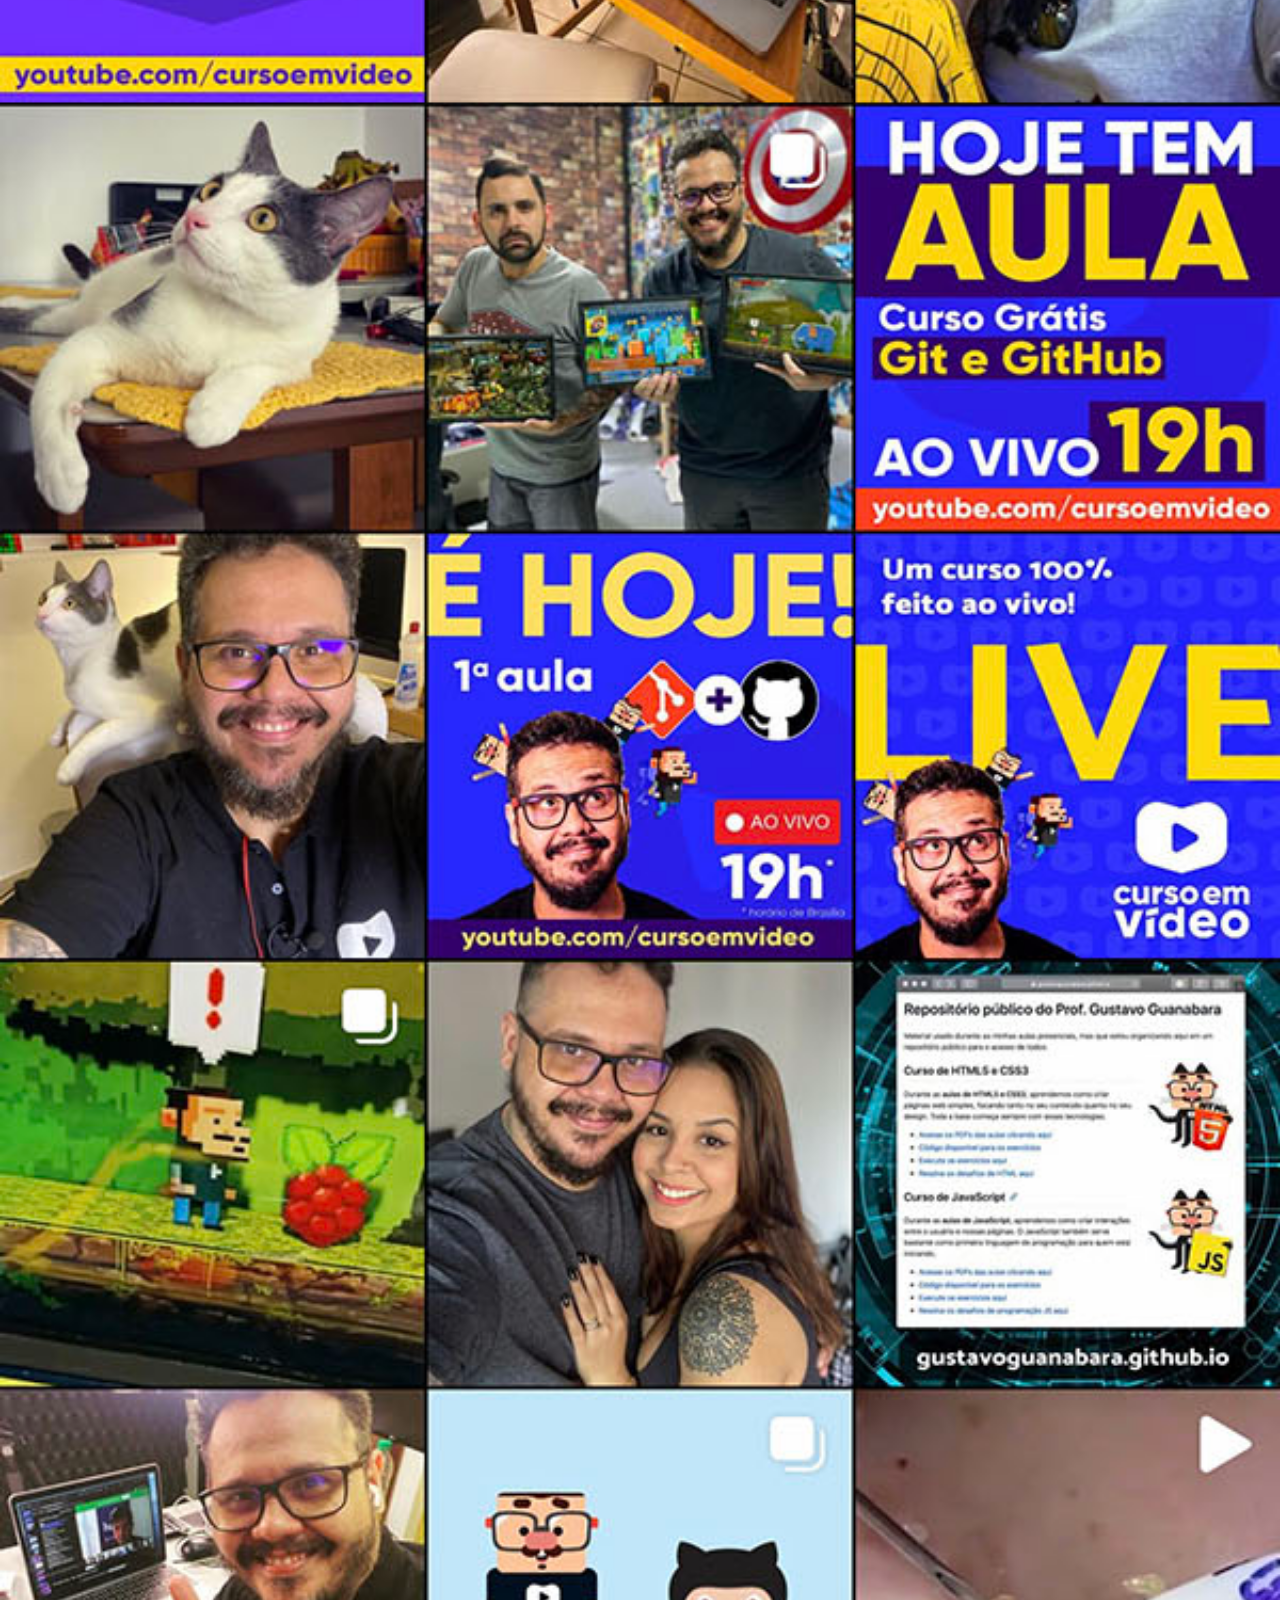
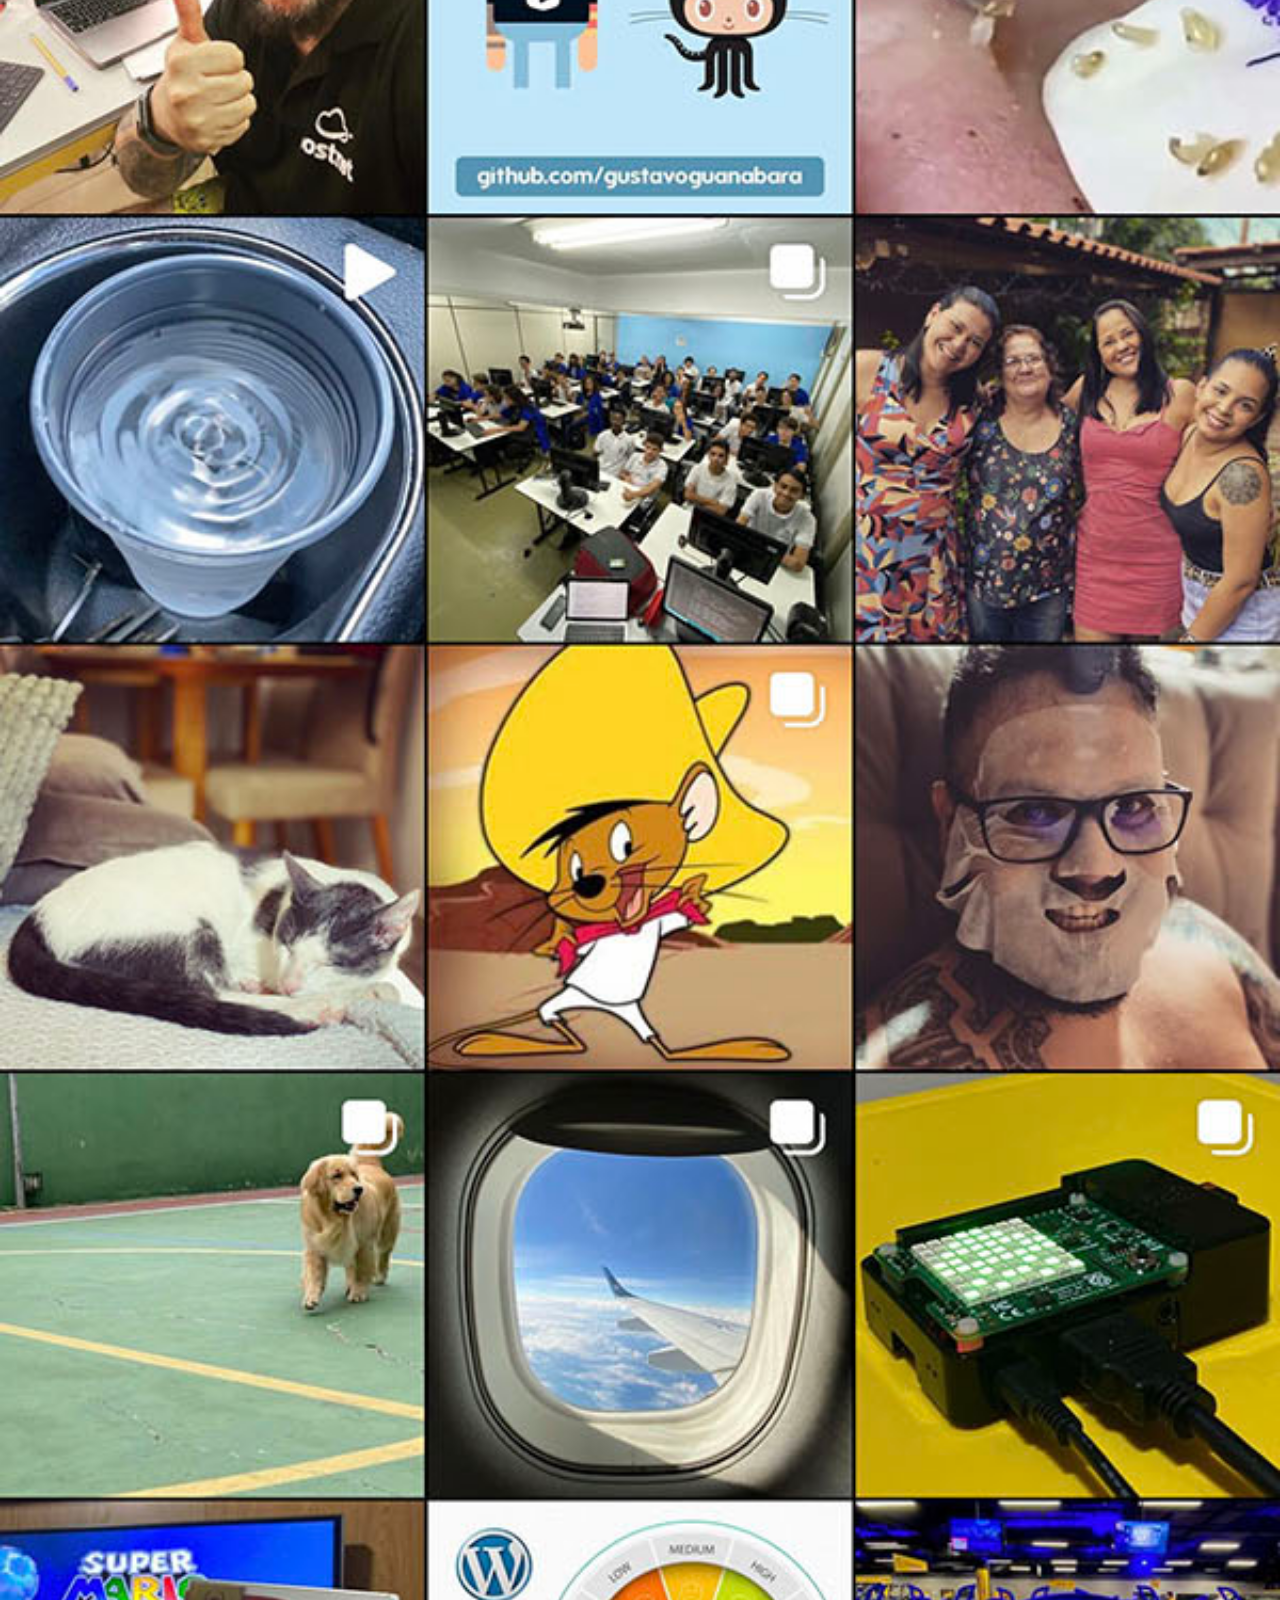
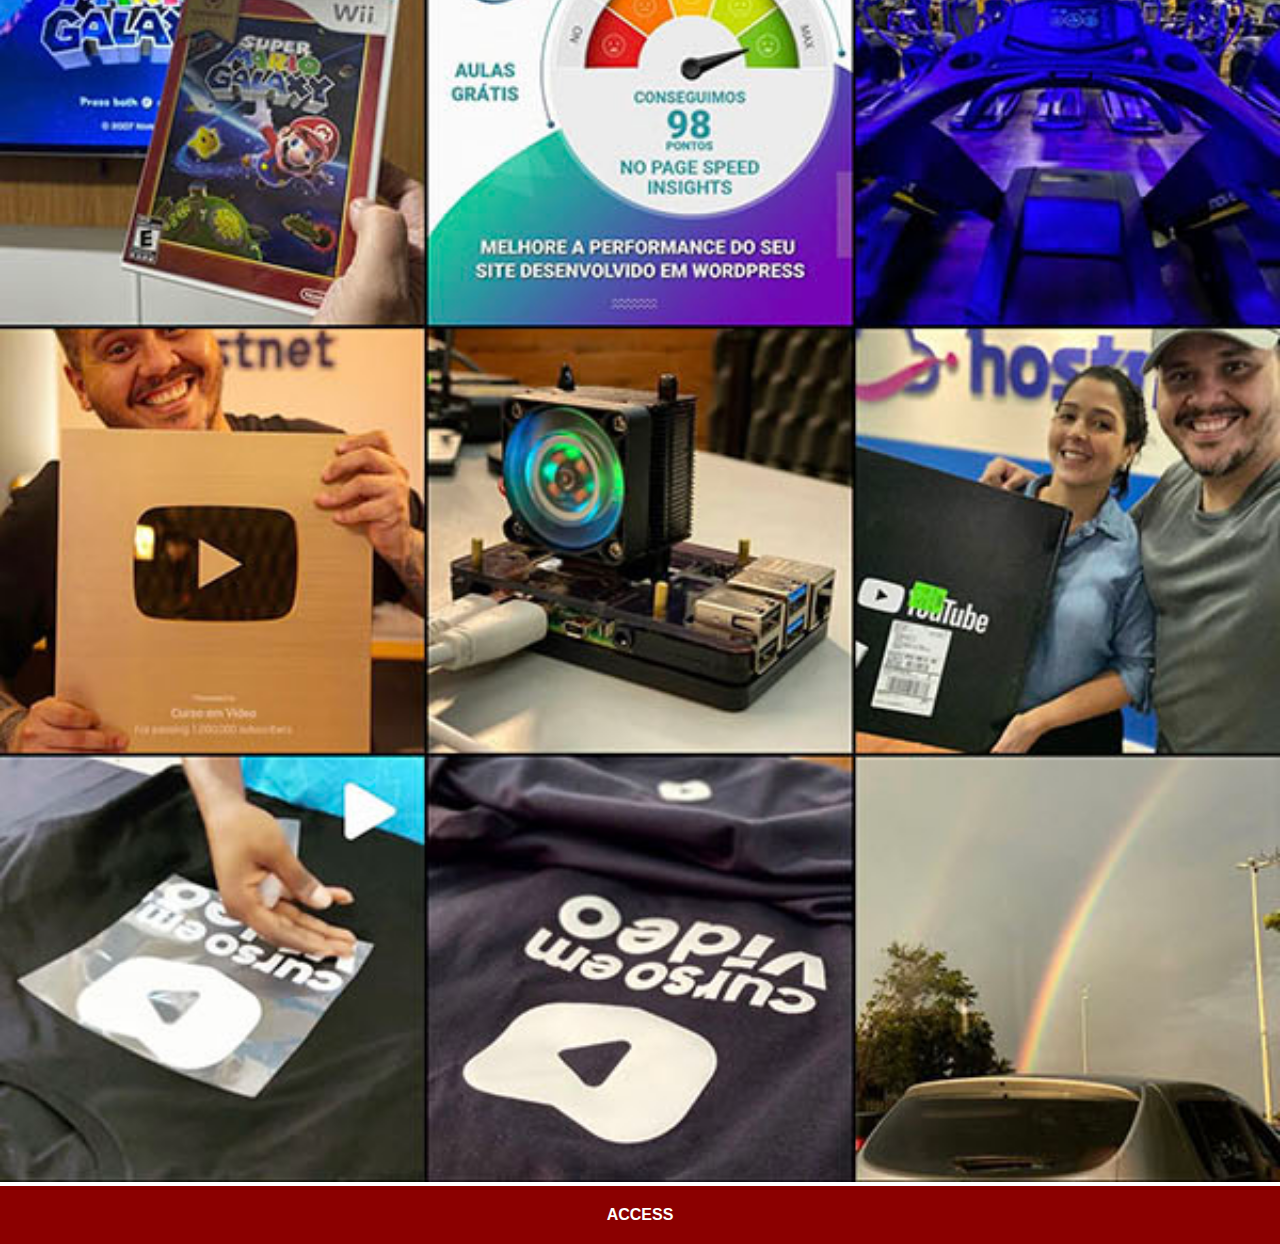
<file: insta.html>
<!DOCTYPE html>
<html lang="en">
<head>
    <meta charset="UTF-8">
    <meta name="viewport" content="width=device-width, initial-scale=1.0">
    <title>Instagram</title>
    <link rel="stylesheet" href="css/social.css">
</head>
<body>
    <img src="img/tela-instagram.jpg" alt="Instagram">
    <a href="https://www.secure.instagram.com/gustavoguanabara/?hl=pt-br" target="_blank">ACCESS</a>
</body>
</html>
</file>
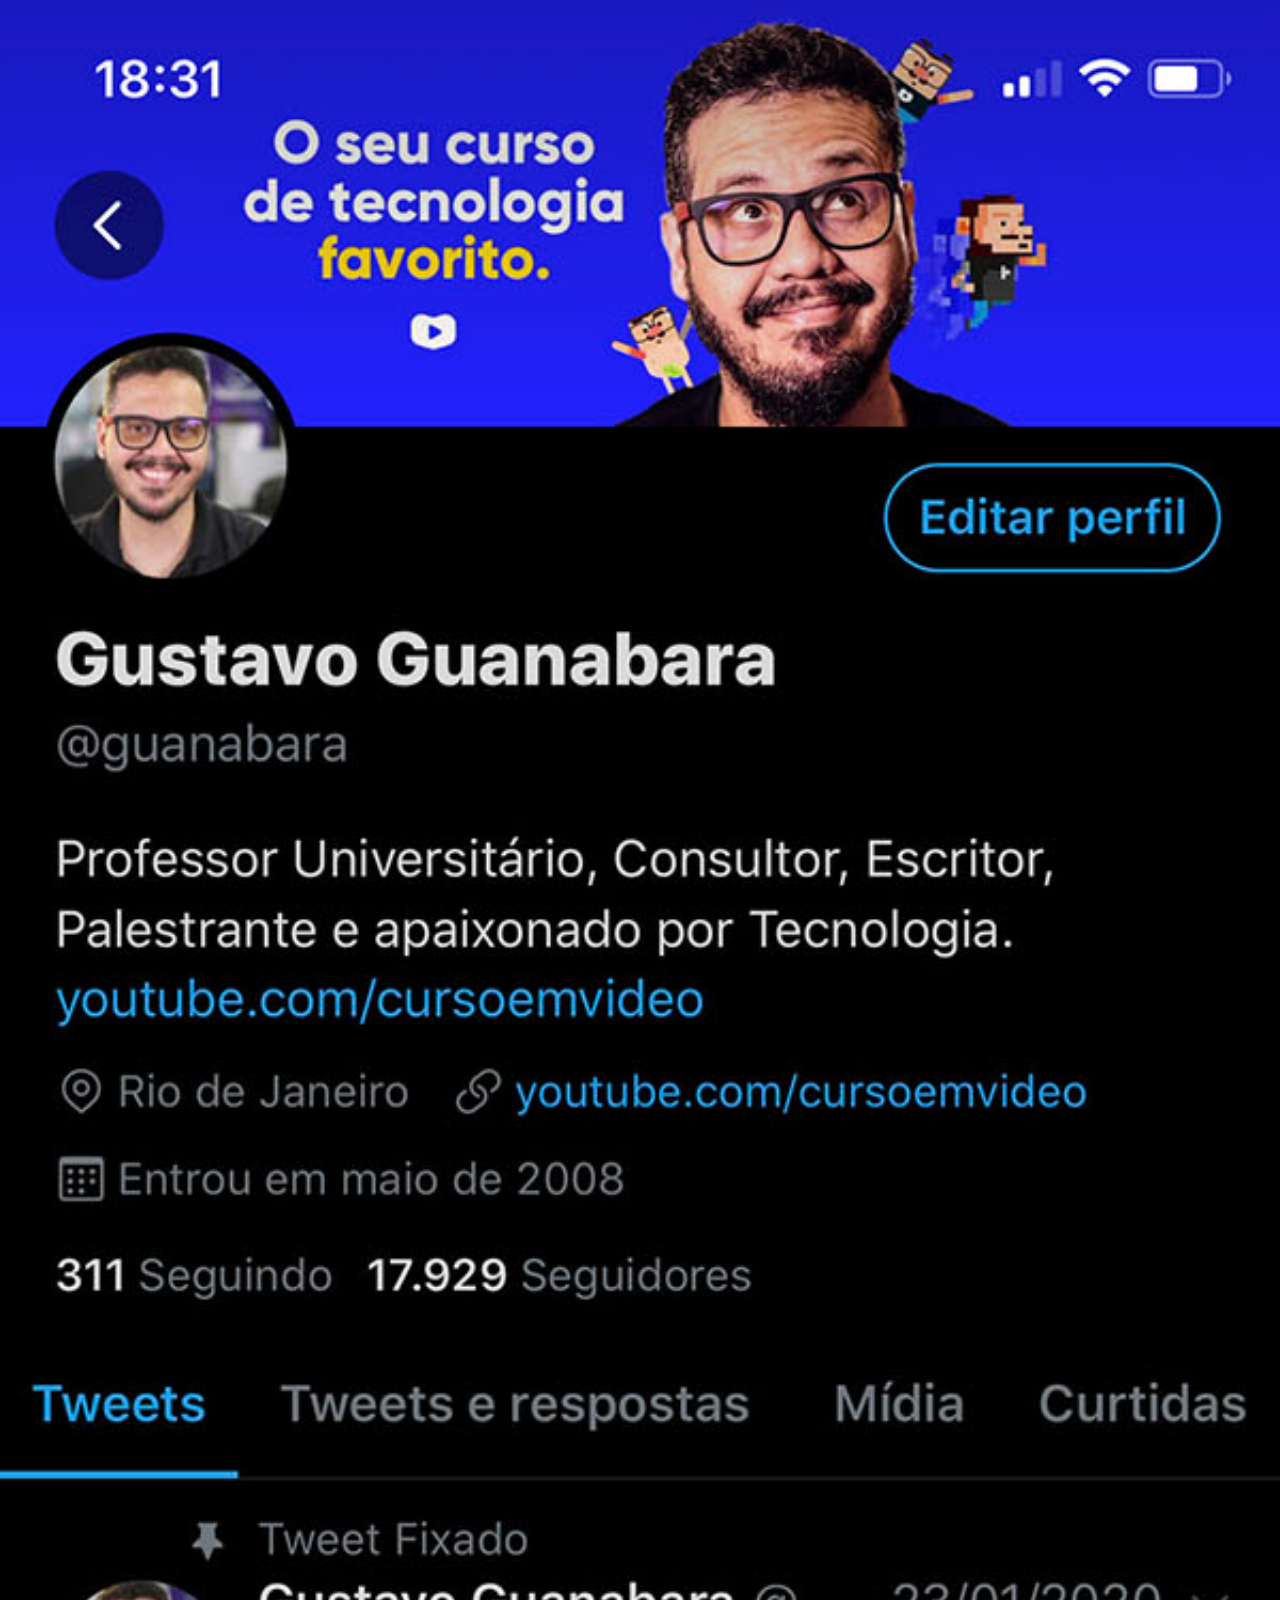
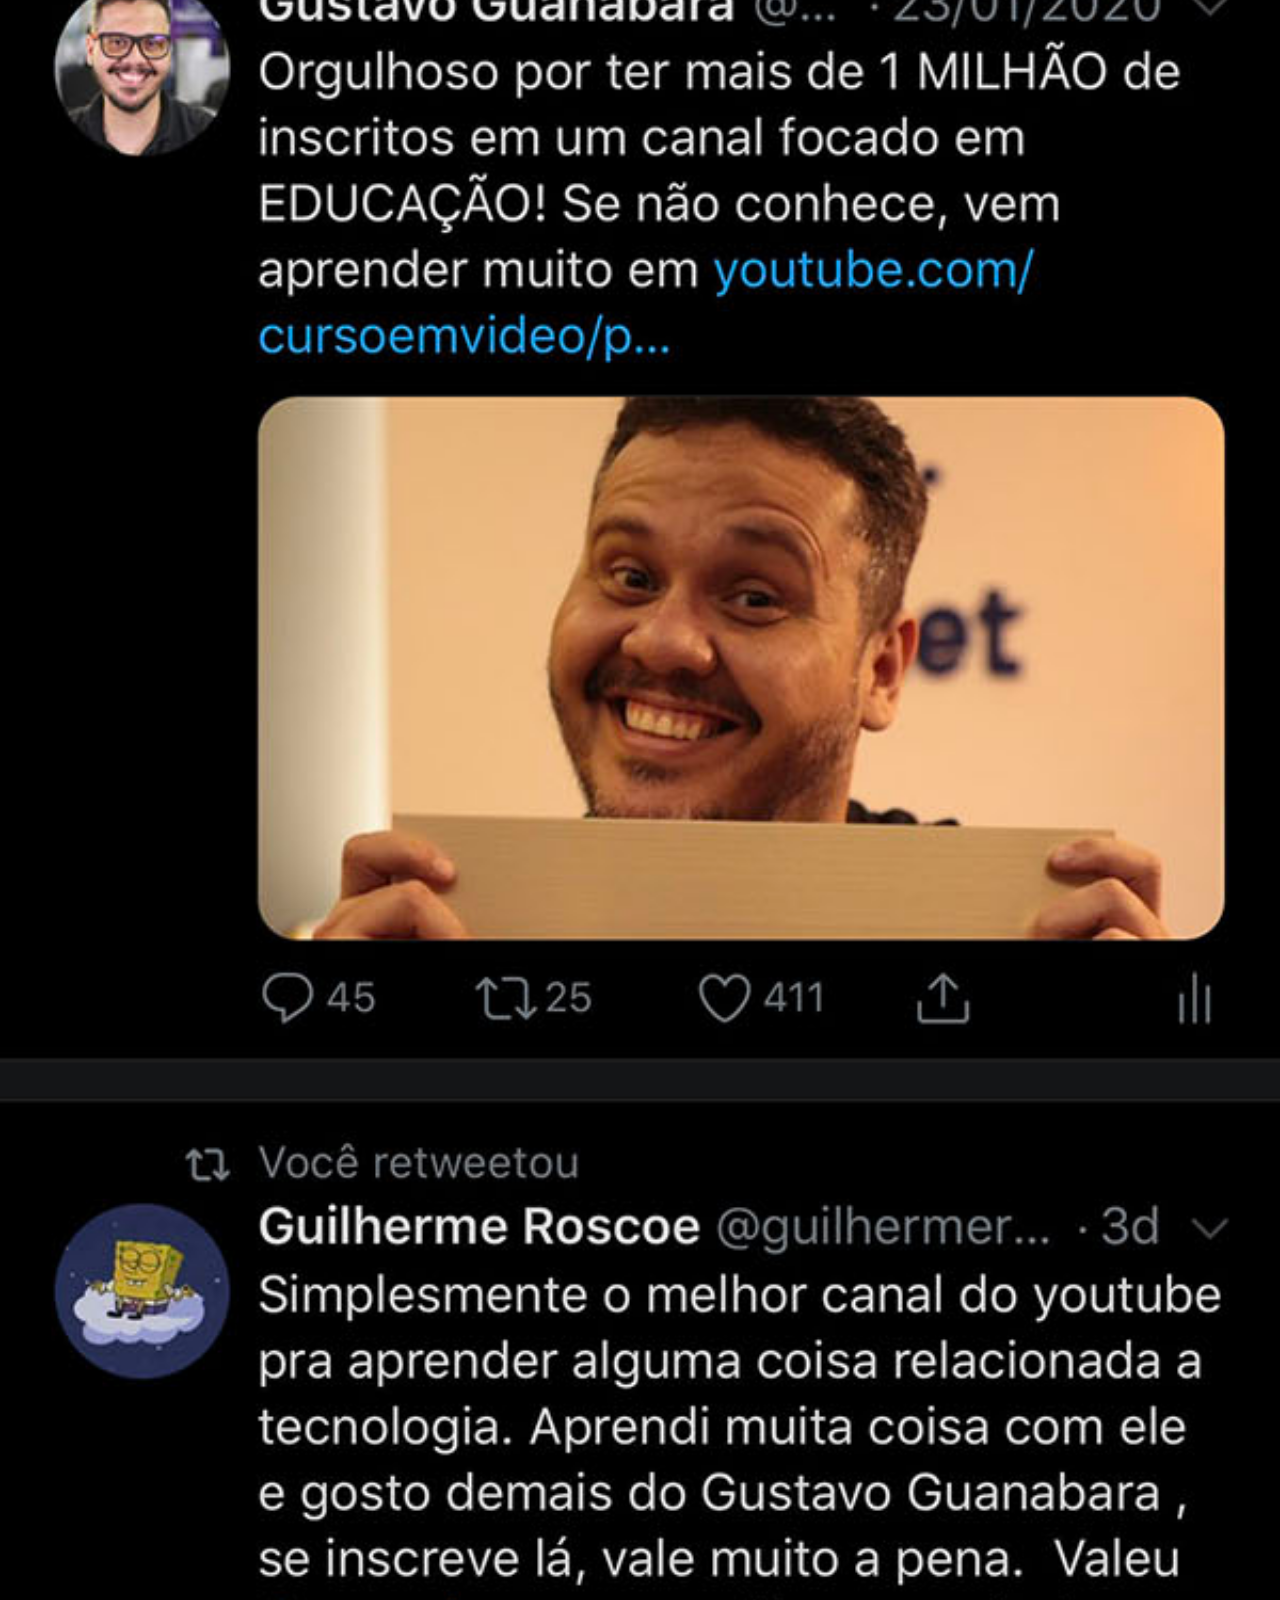
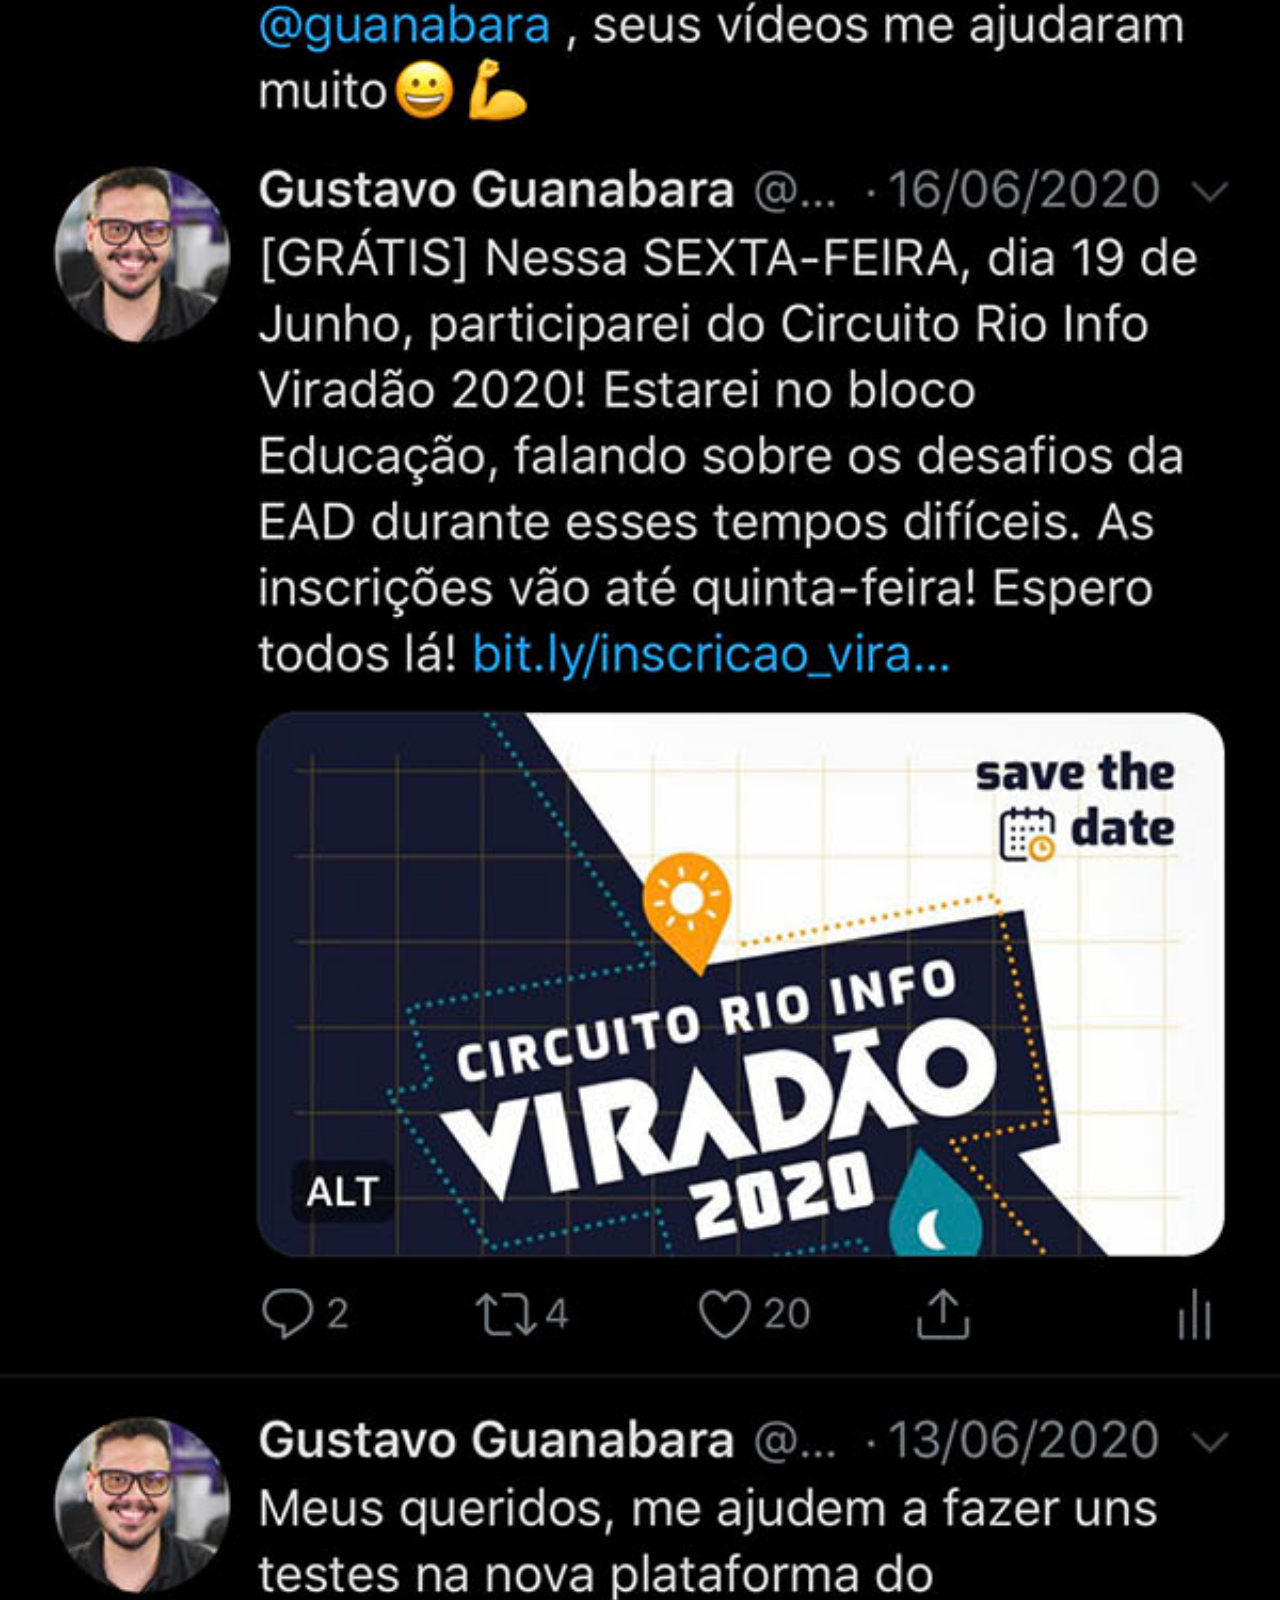
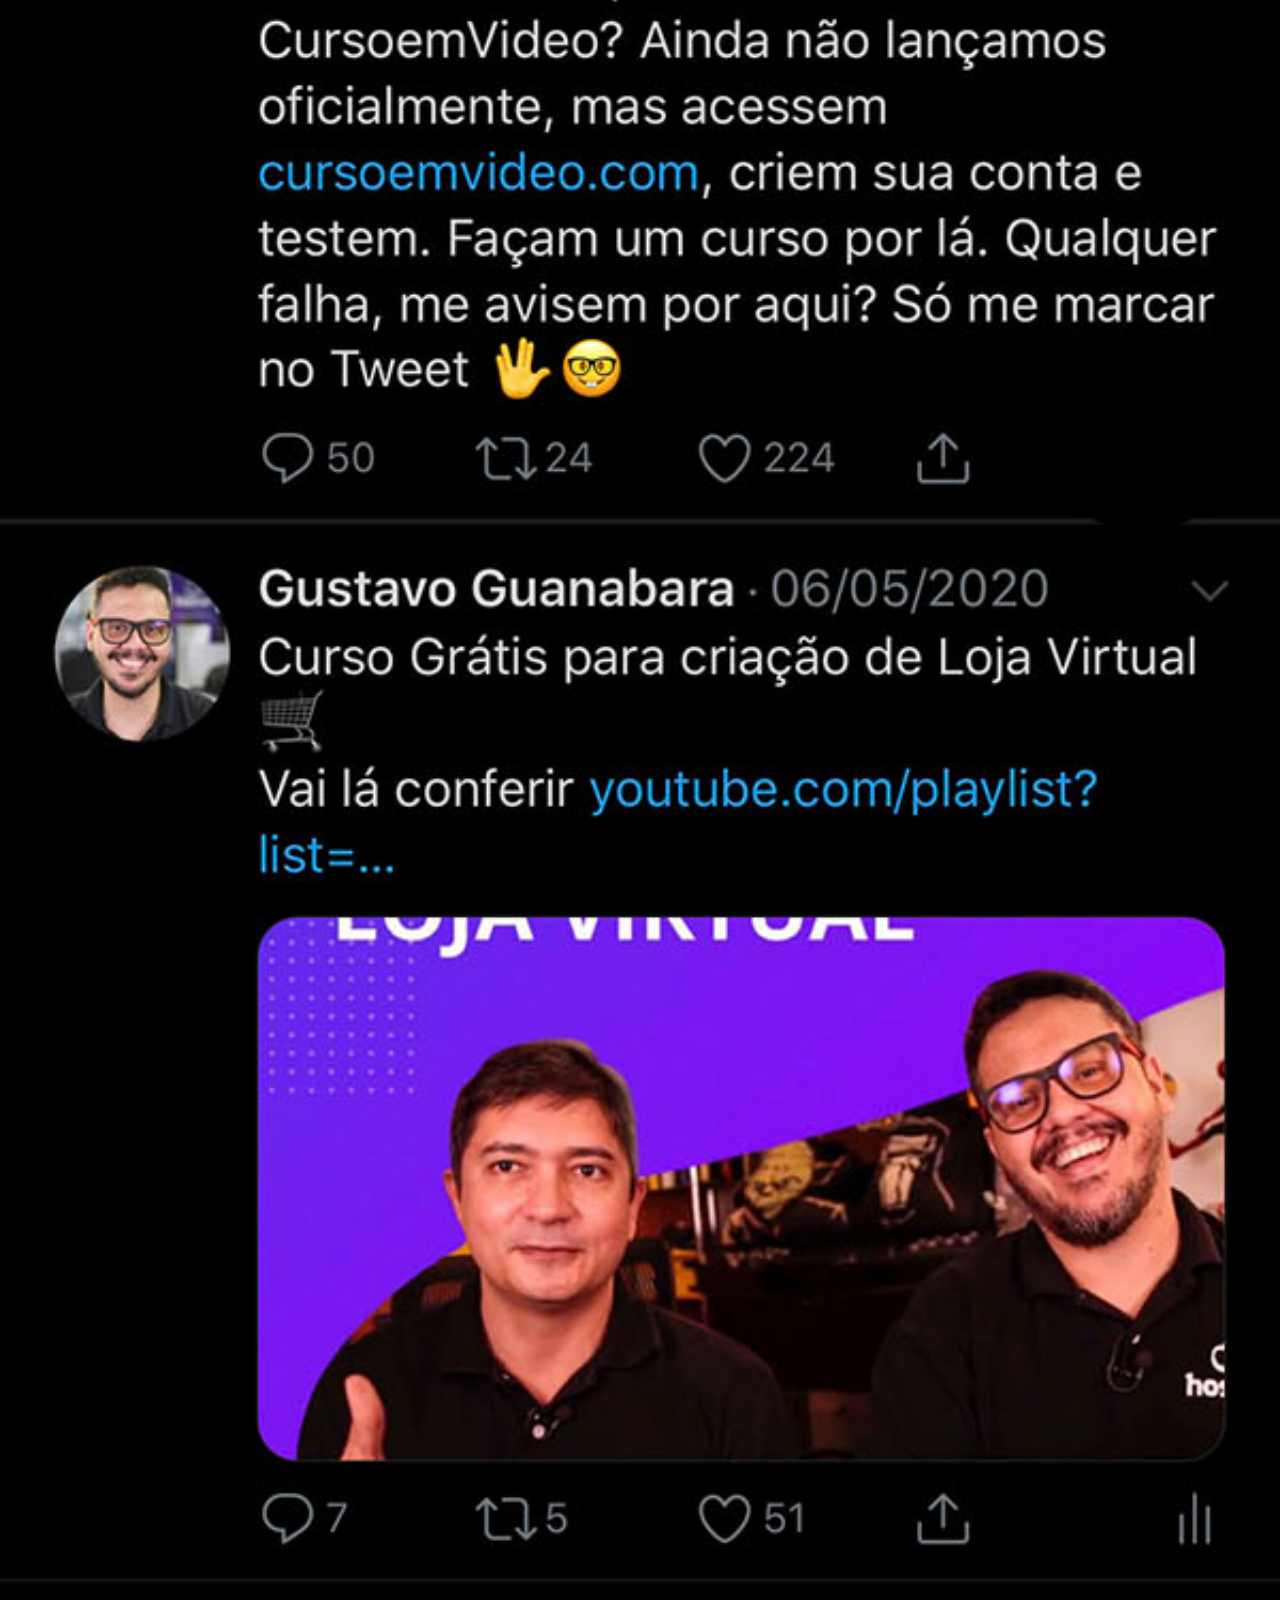
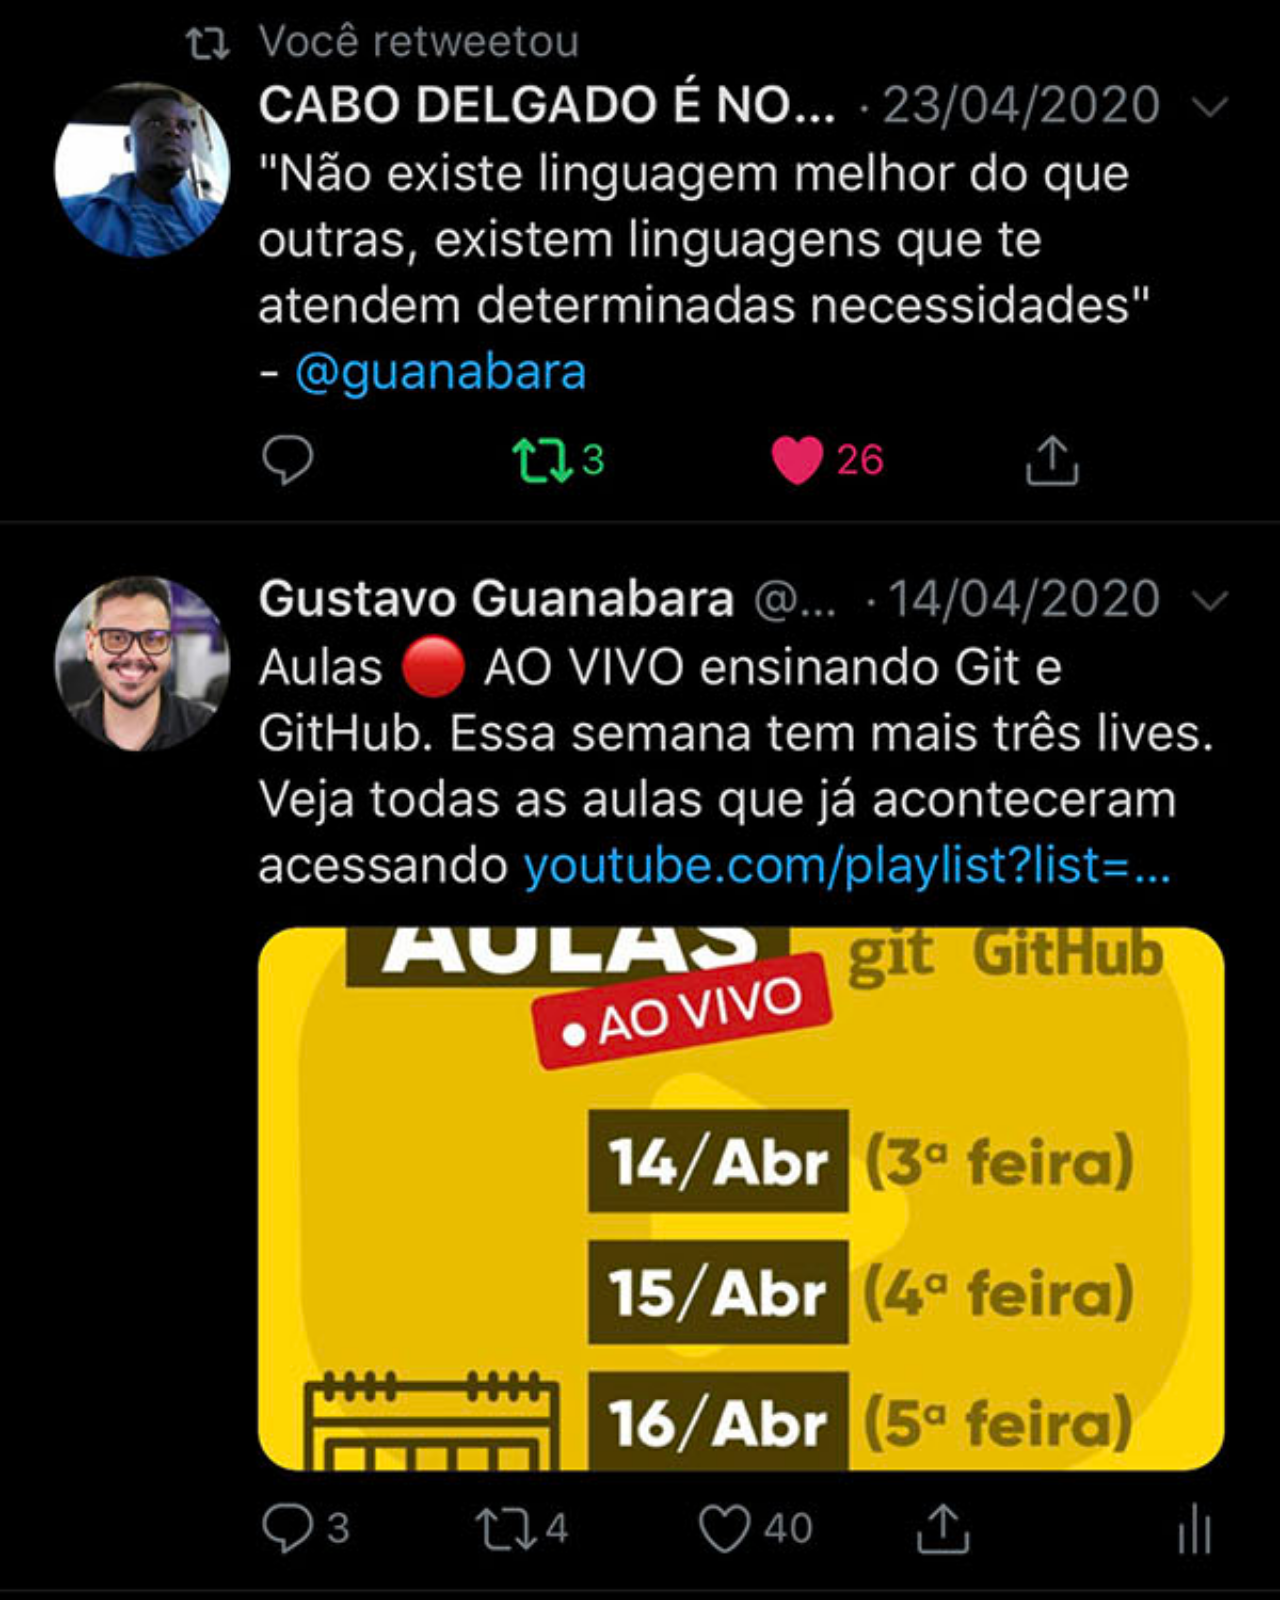
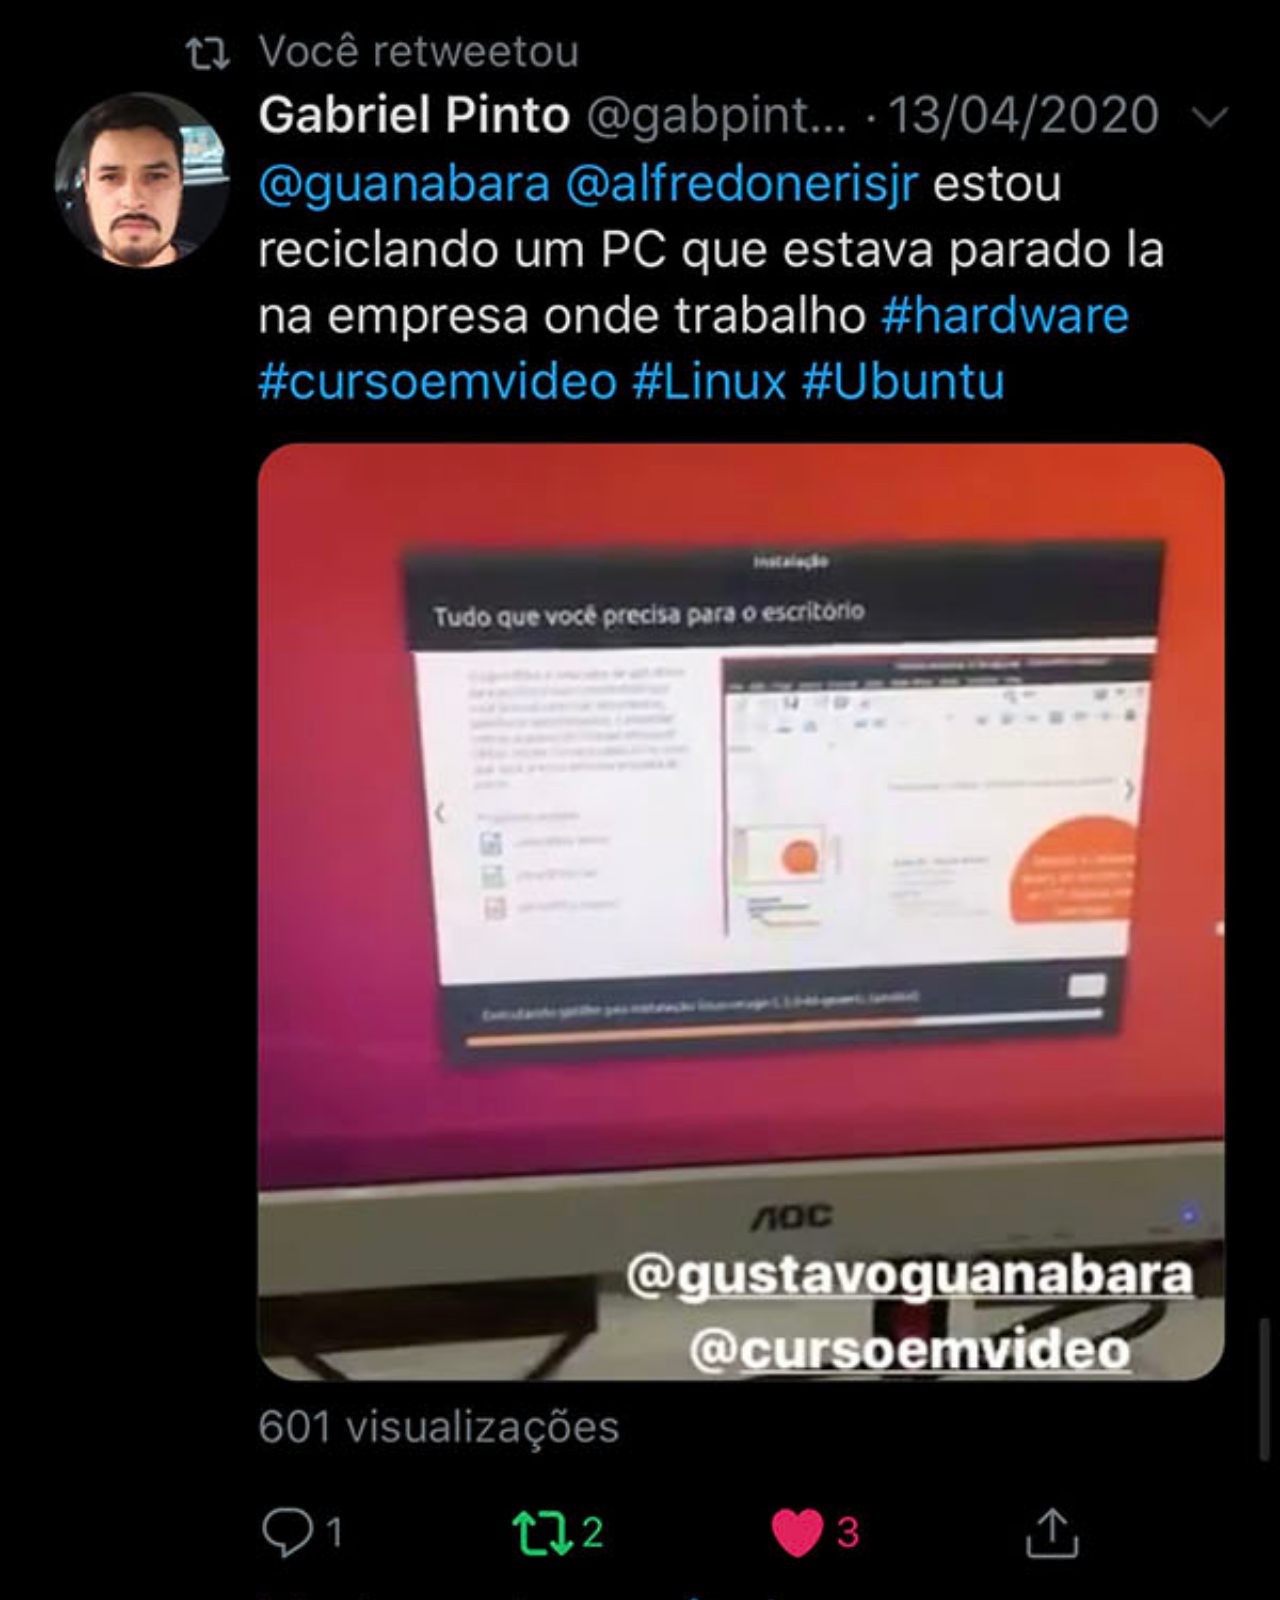
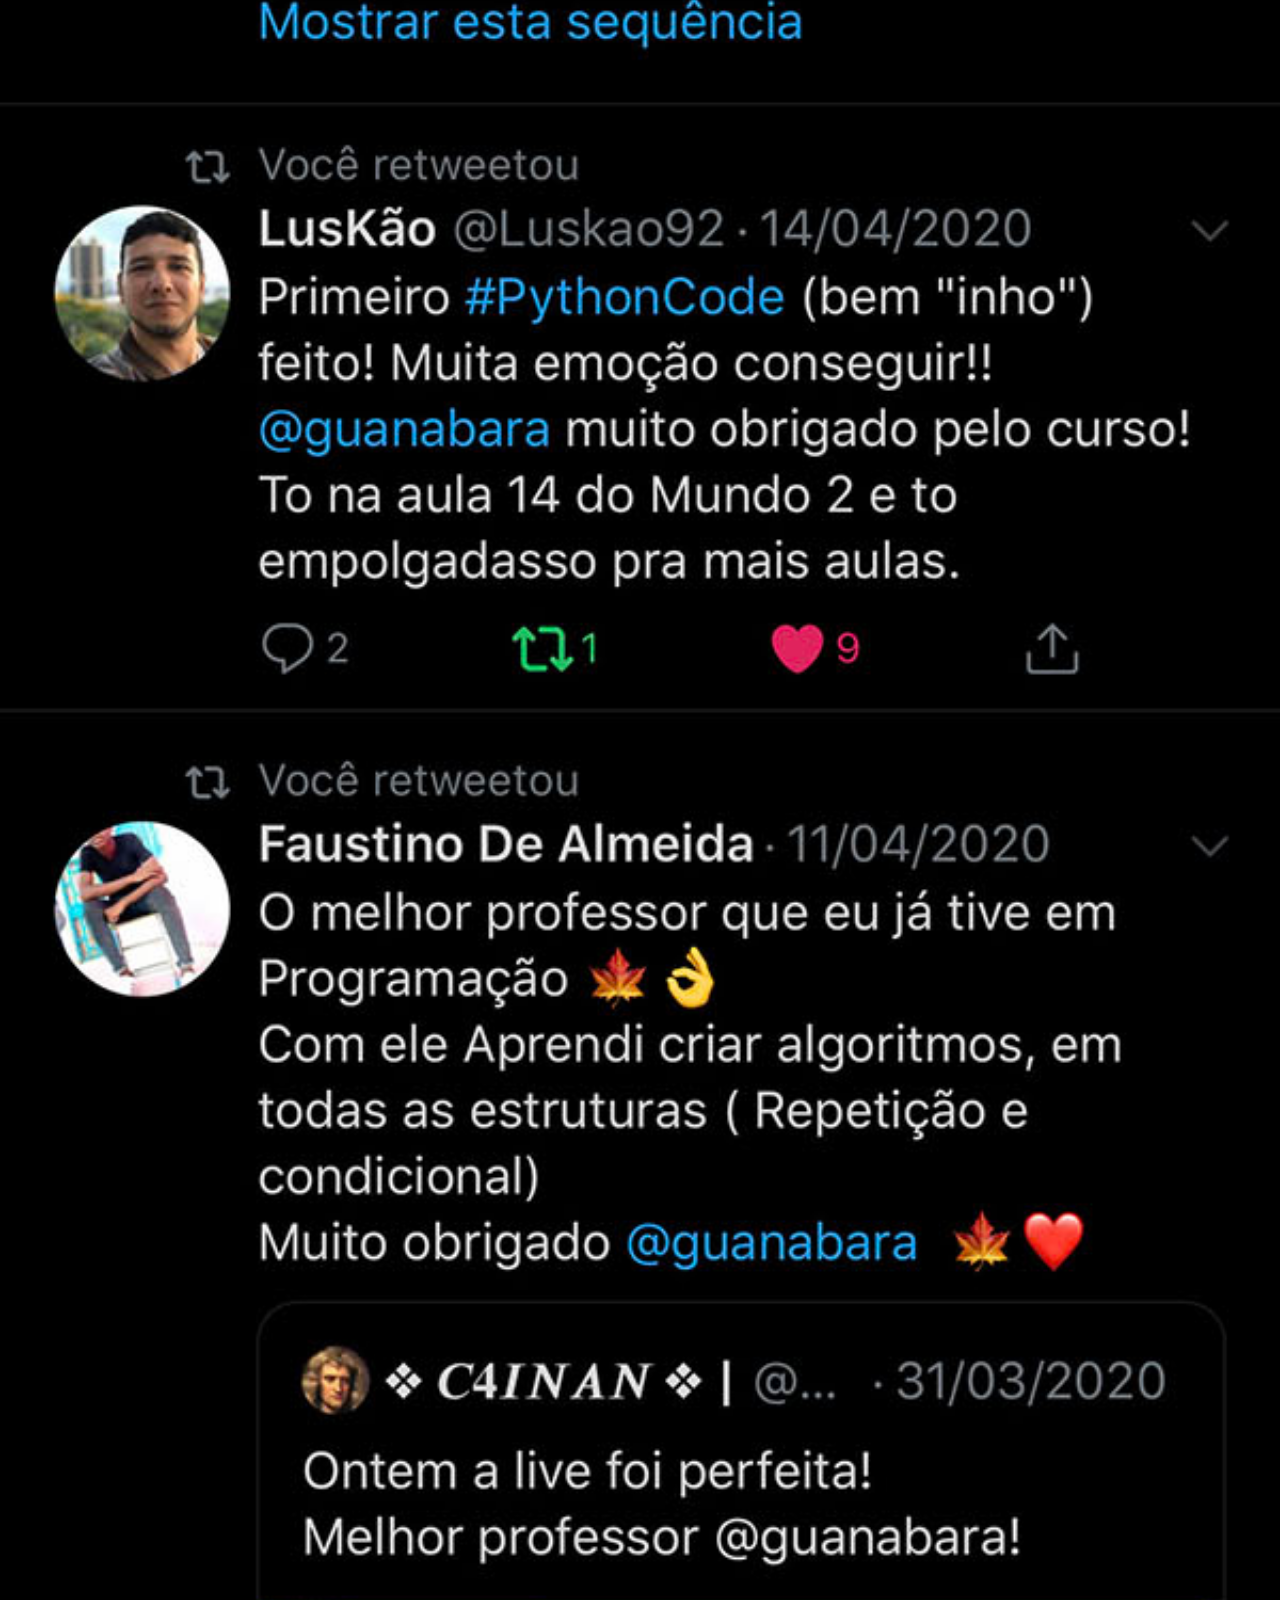
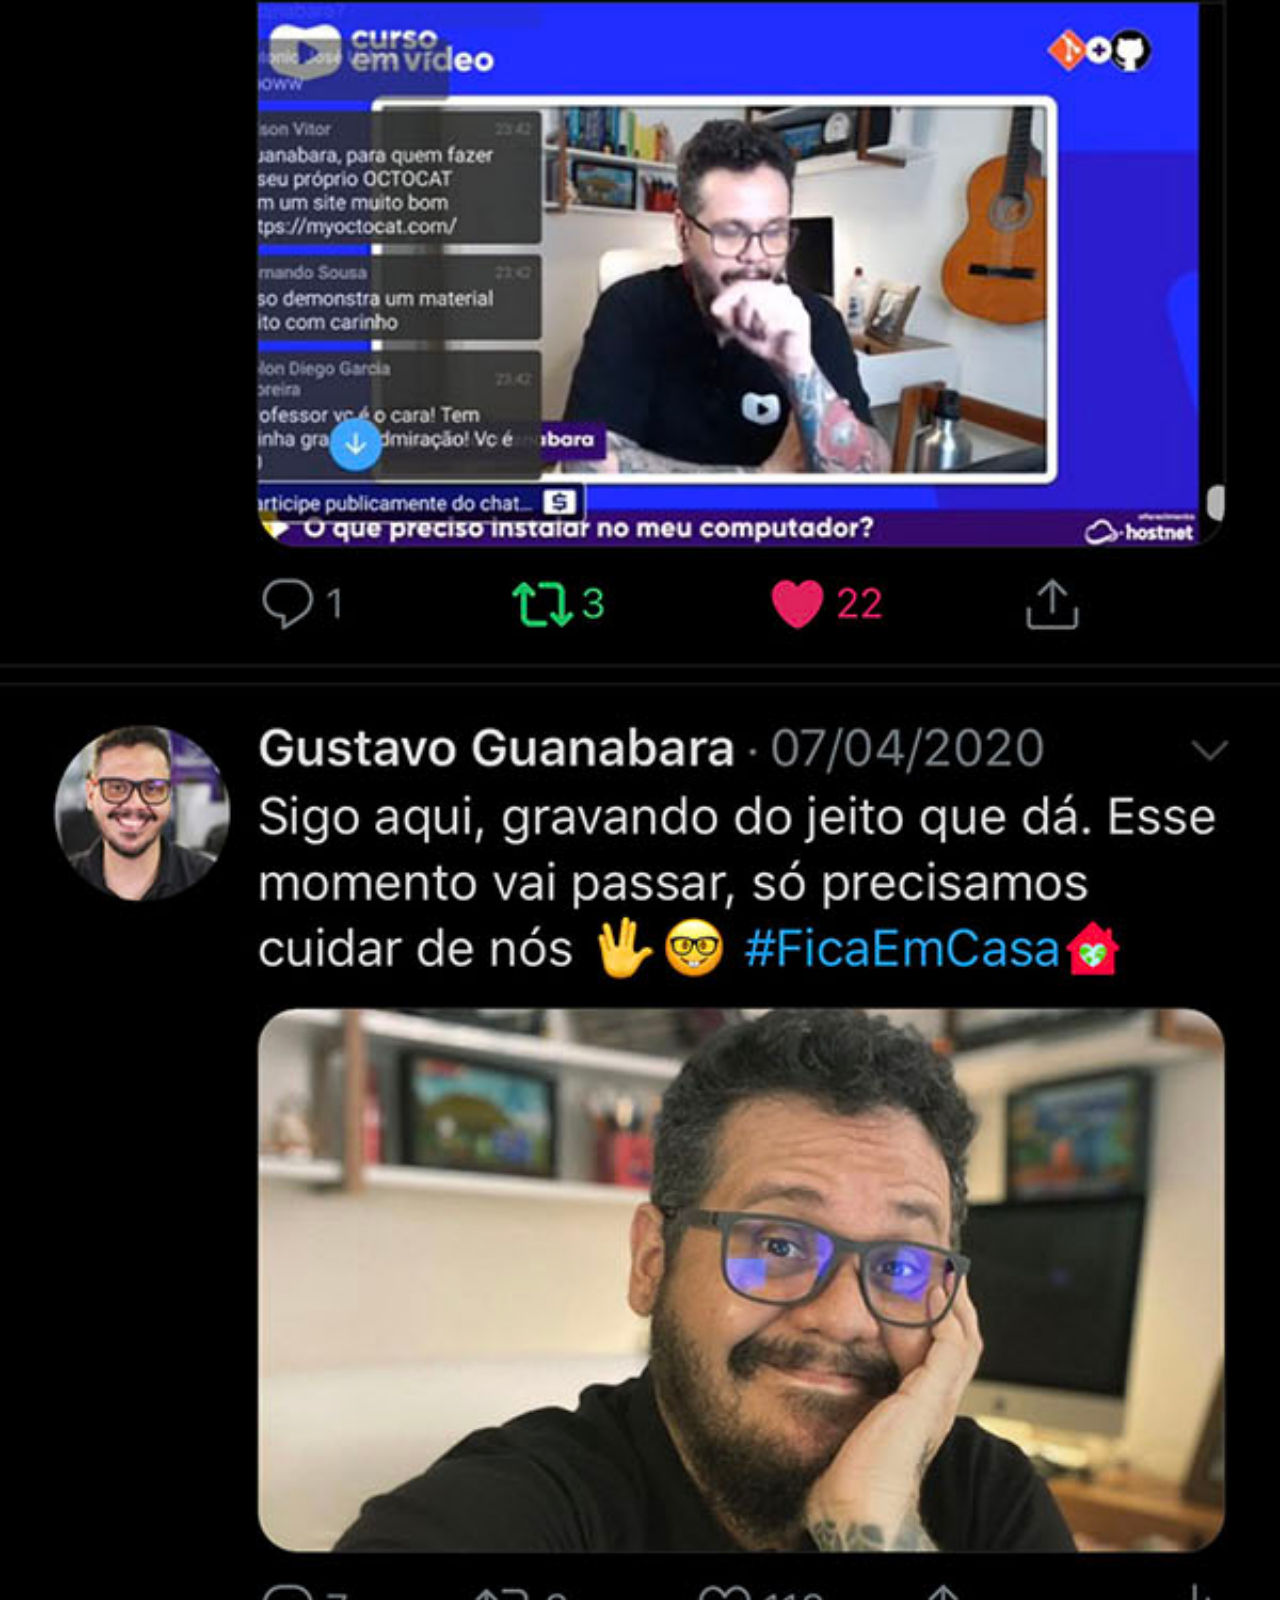
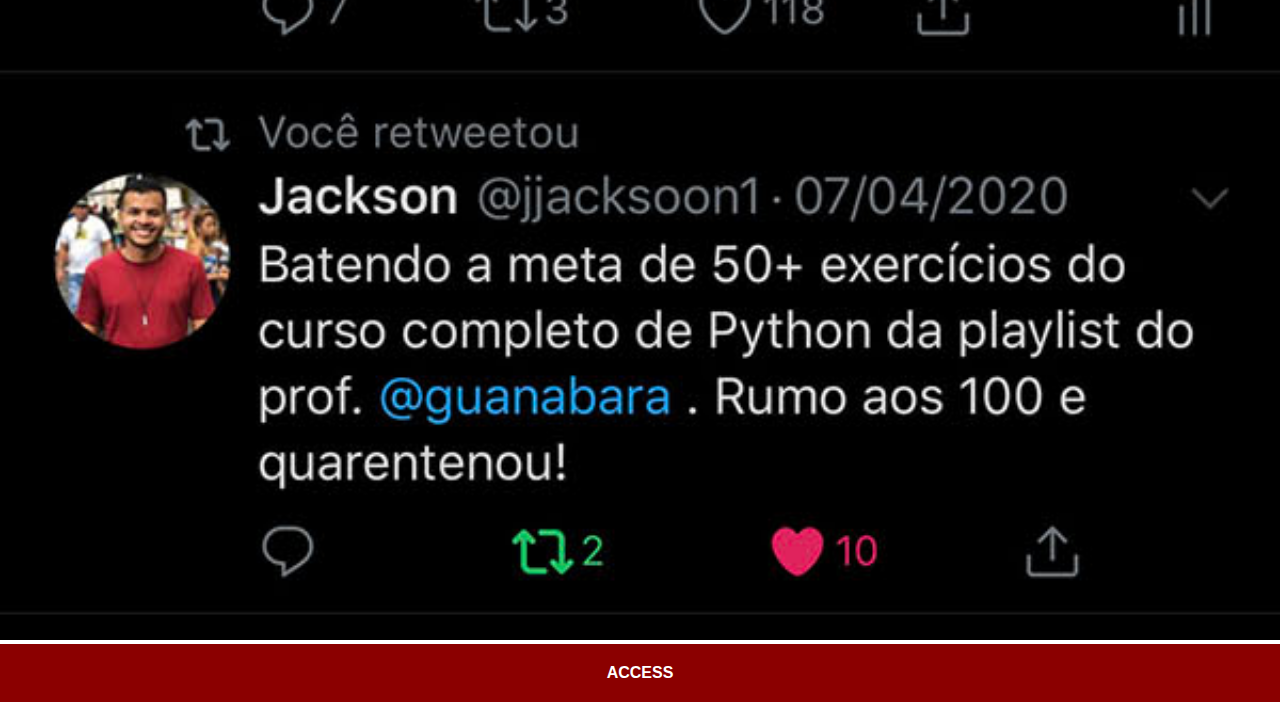
<file: twitter.html>
<!DOCTYPE html>
<html lang="en">
<head>
    <meta charset="UTF-8">
    <meta name="viewport" content="width=device-width, initial-scale=1.0">
    <title>Twitter</title>
    <link rel="stylesheet" href="css/social.css">
</head>
<body>
    <img src="img/tela-twitter.jpg" alt="Twitter">
    <a href="https://www.twitter.com/@CursoemVideo/courses" target="_blank">ACCESS</a>
</body>
</html>
</file>
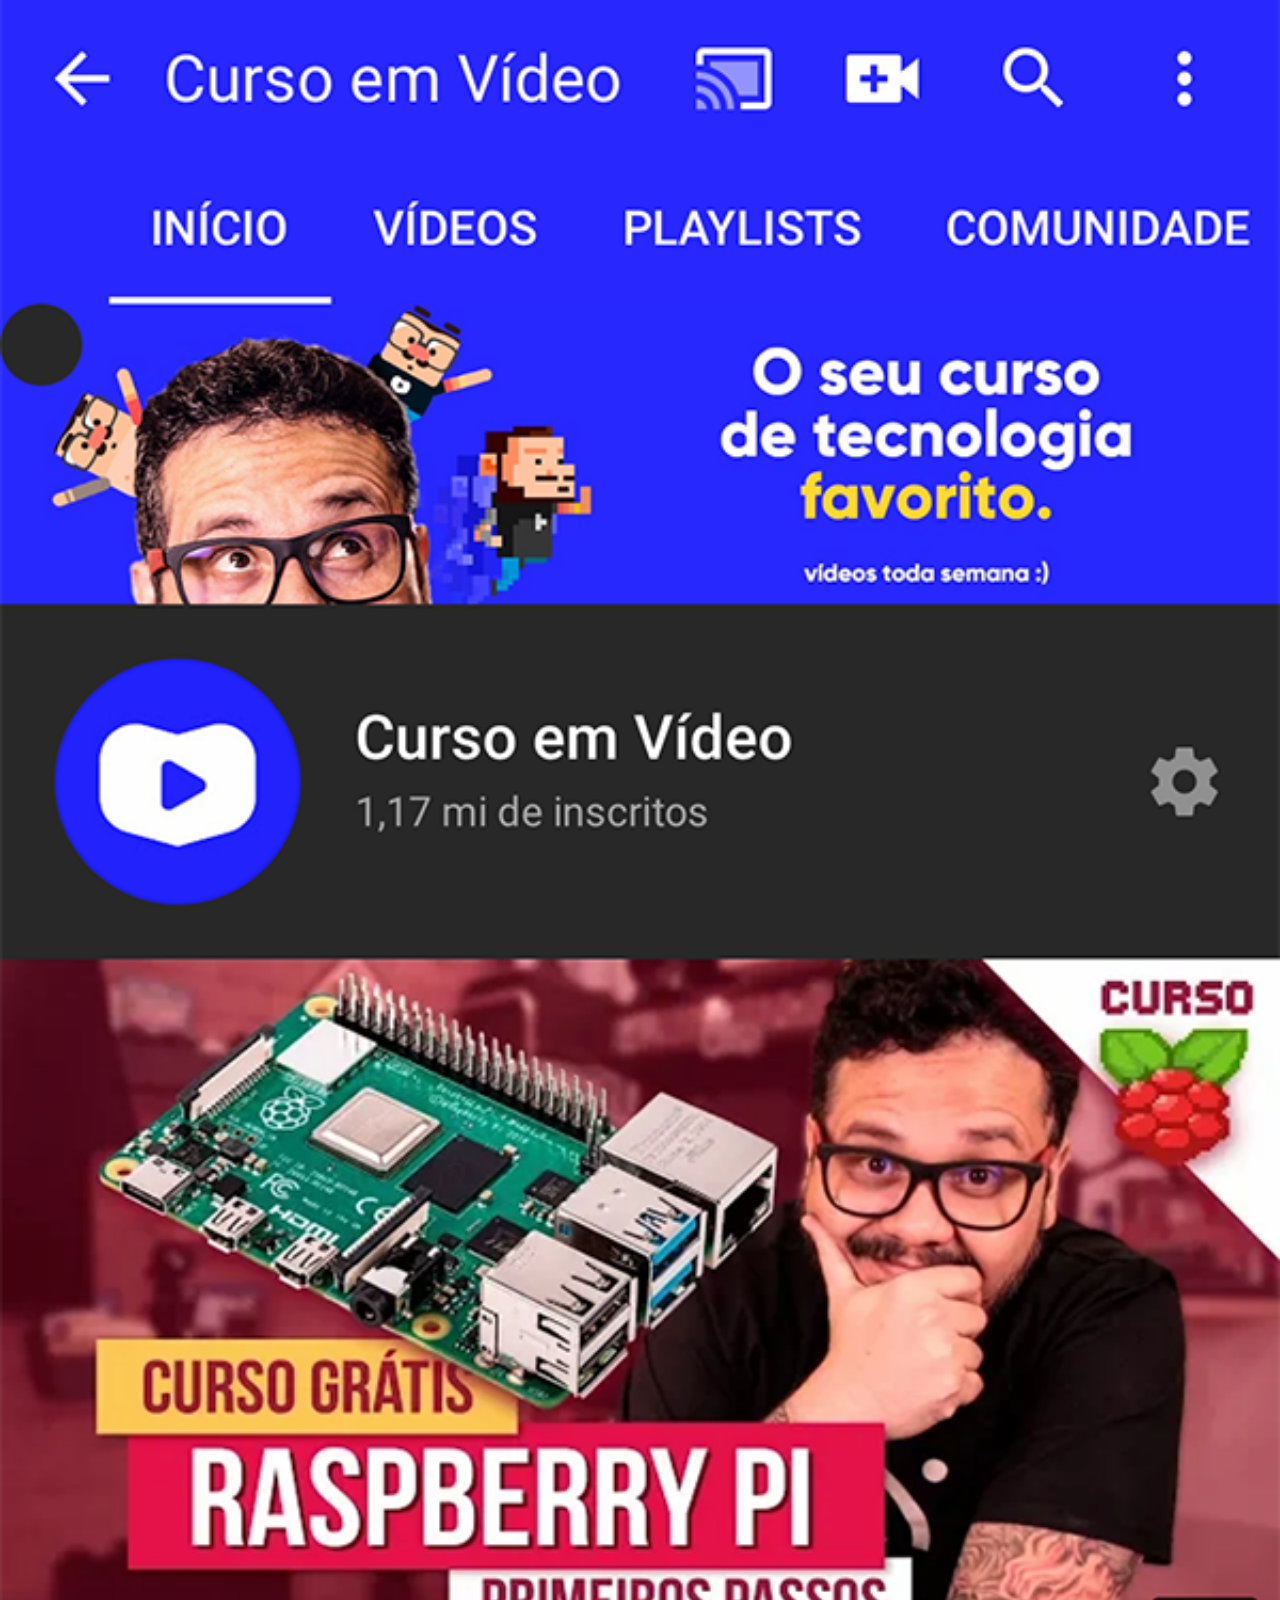
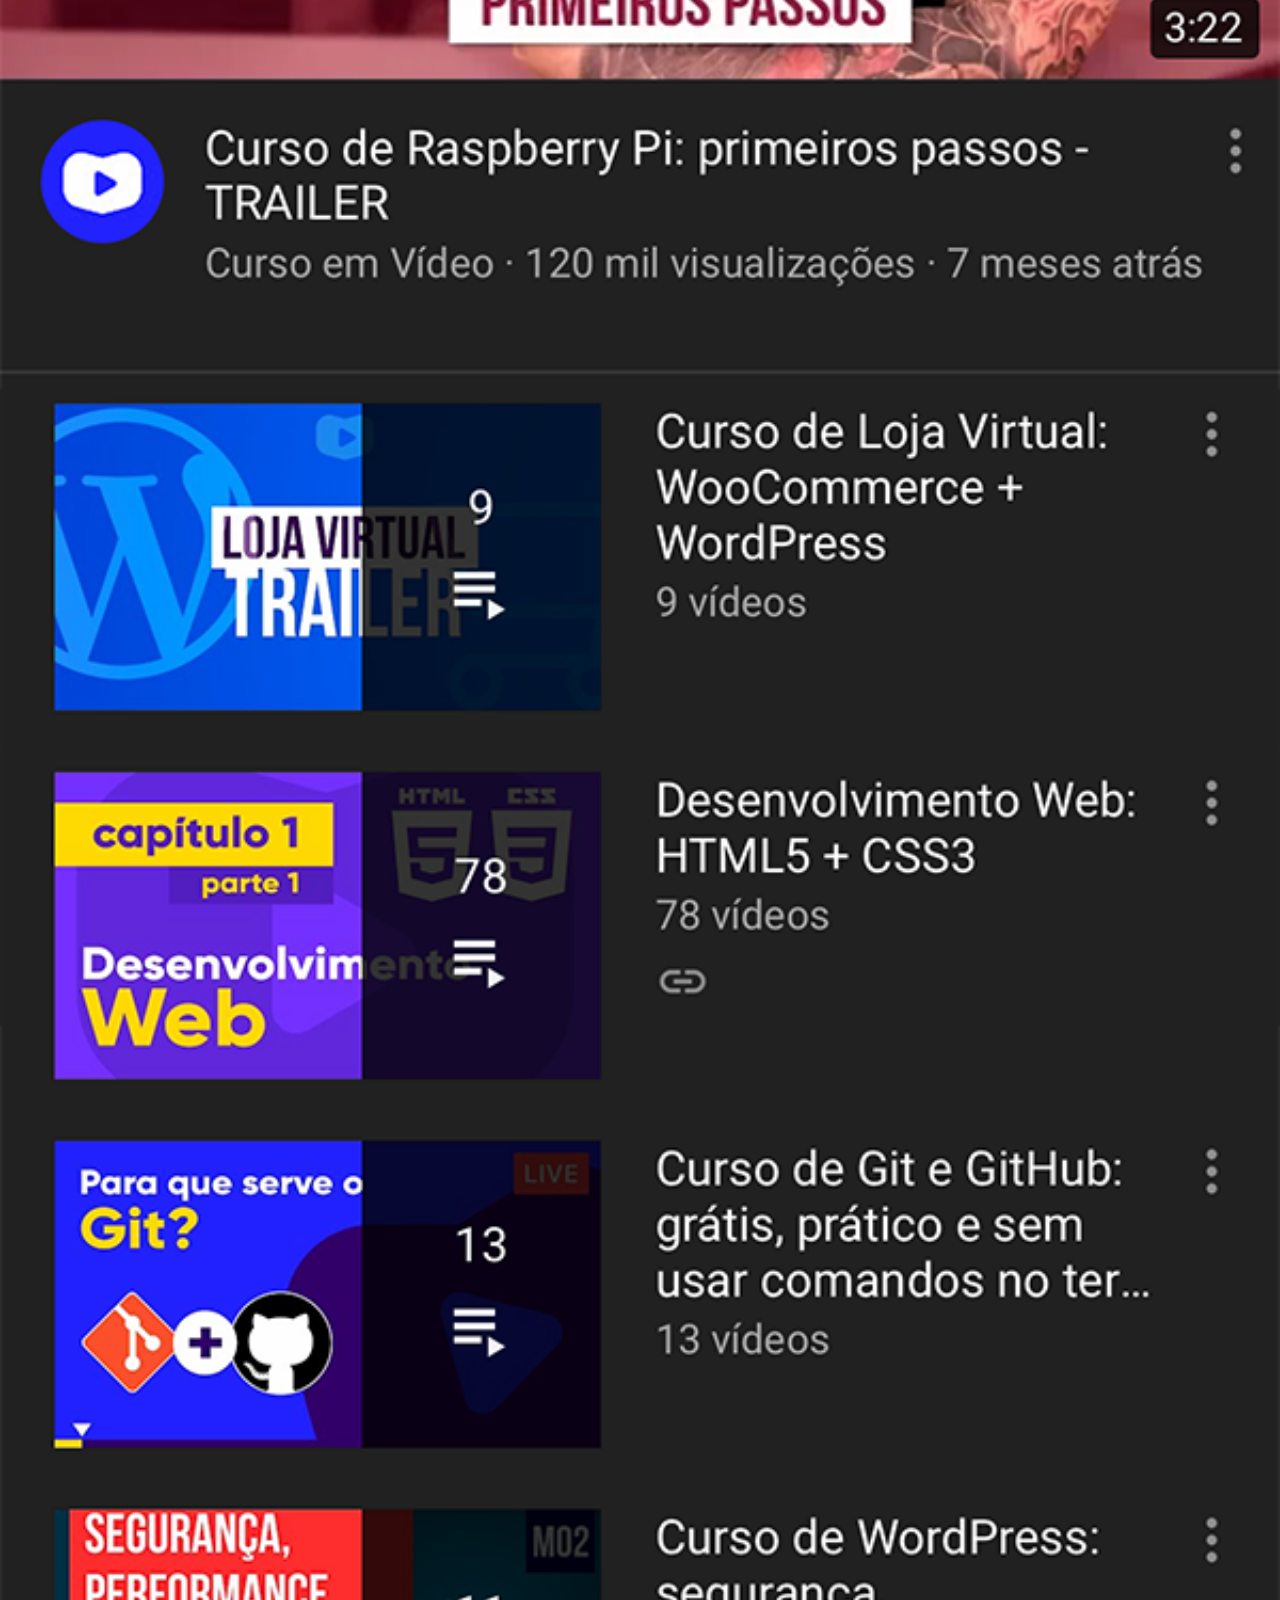
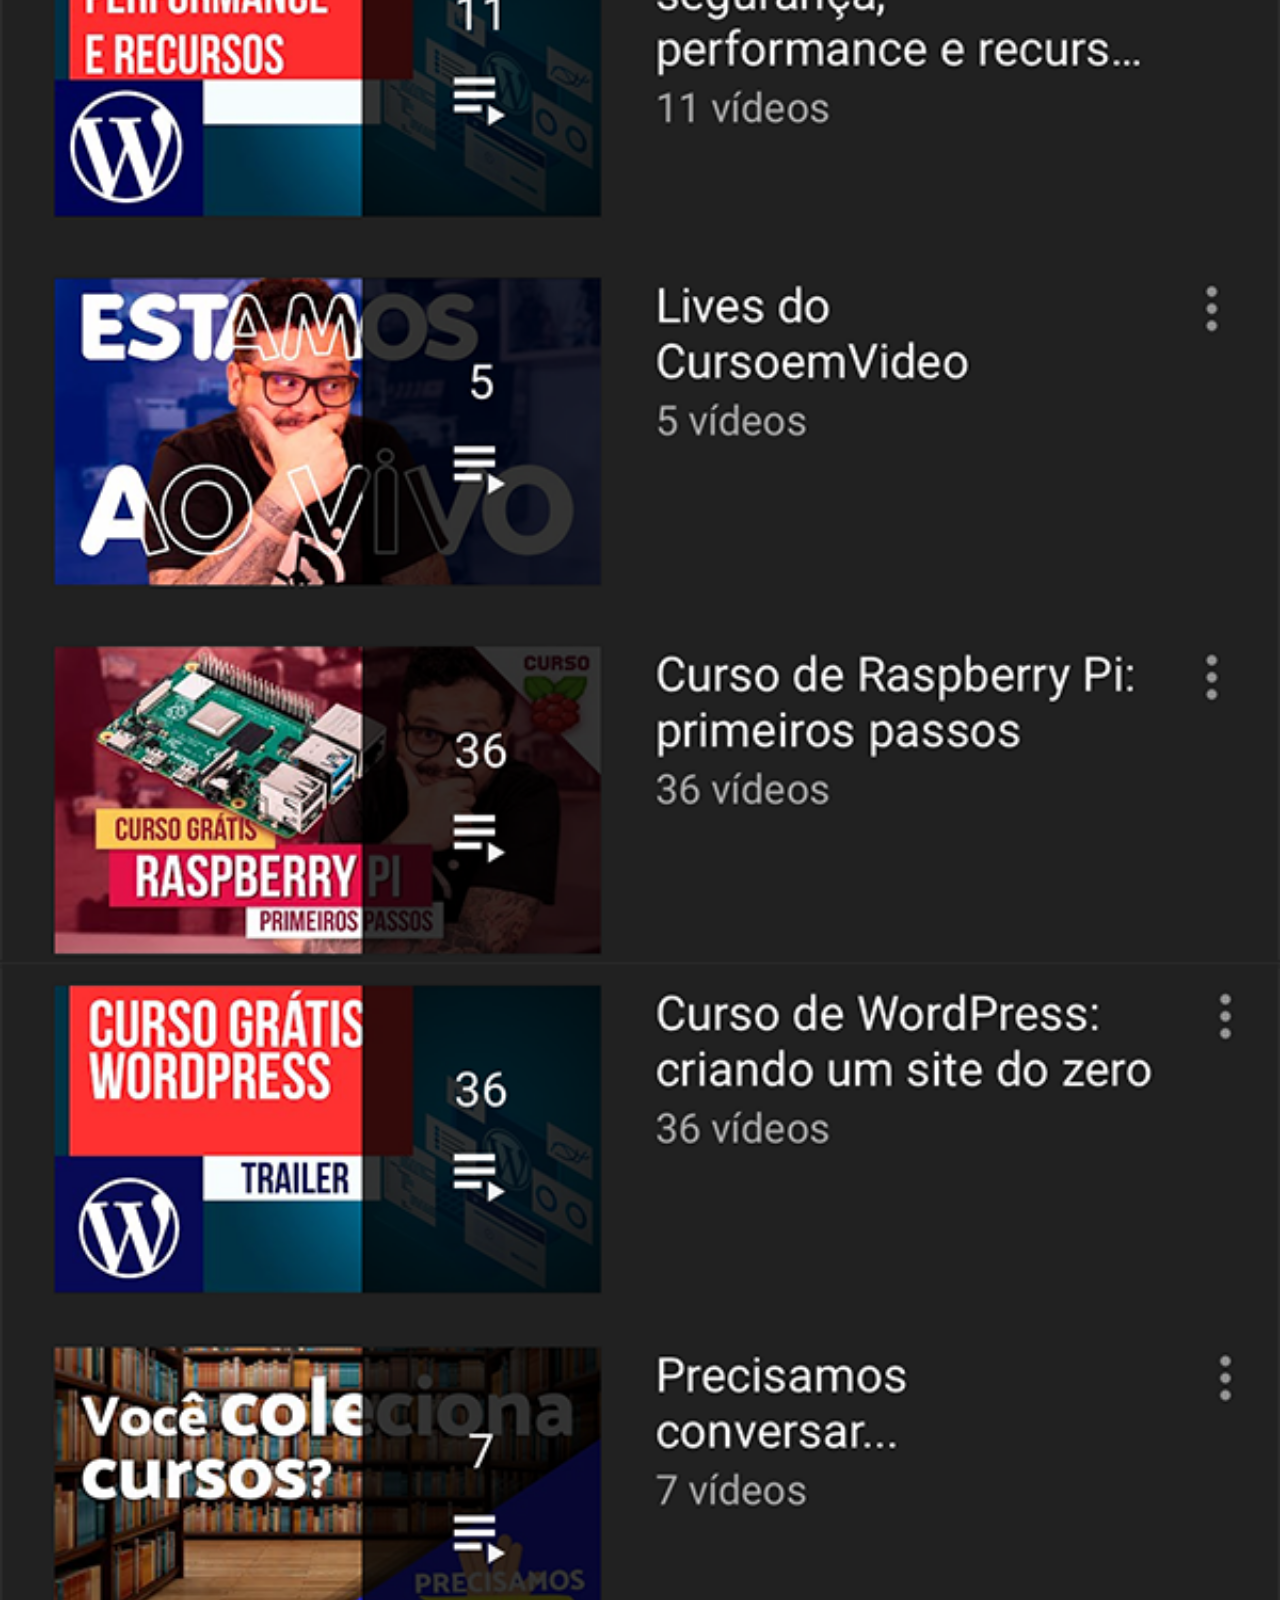
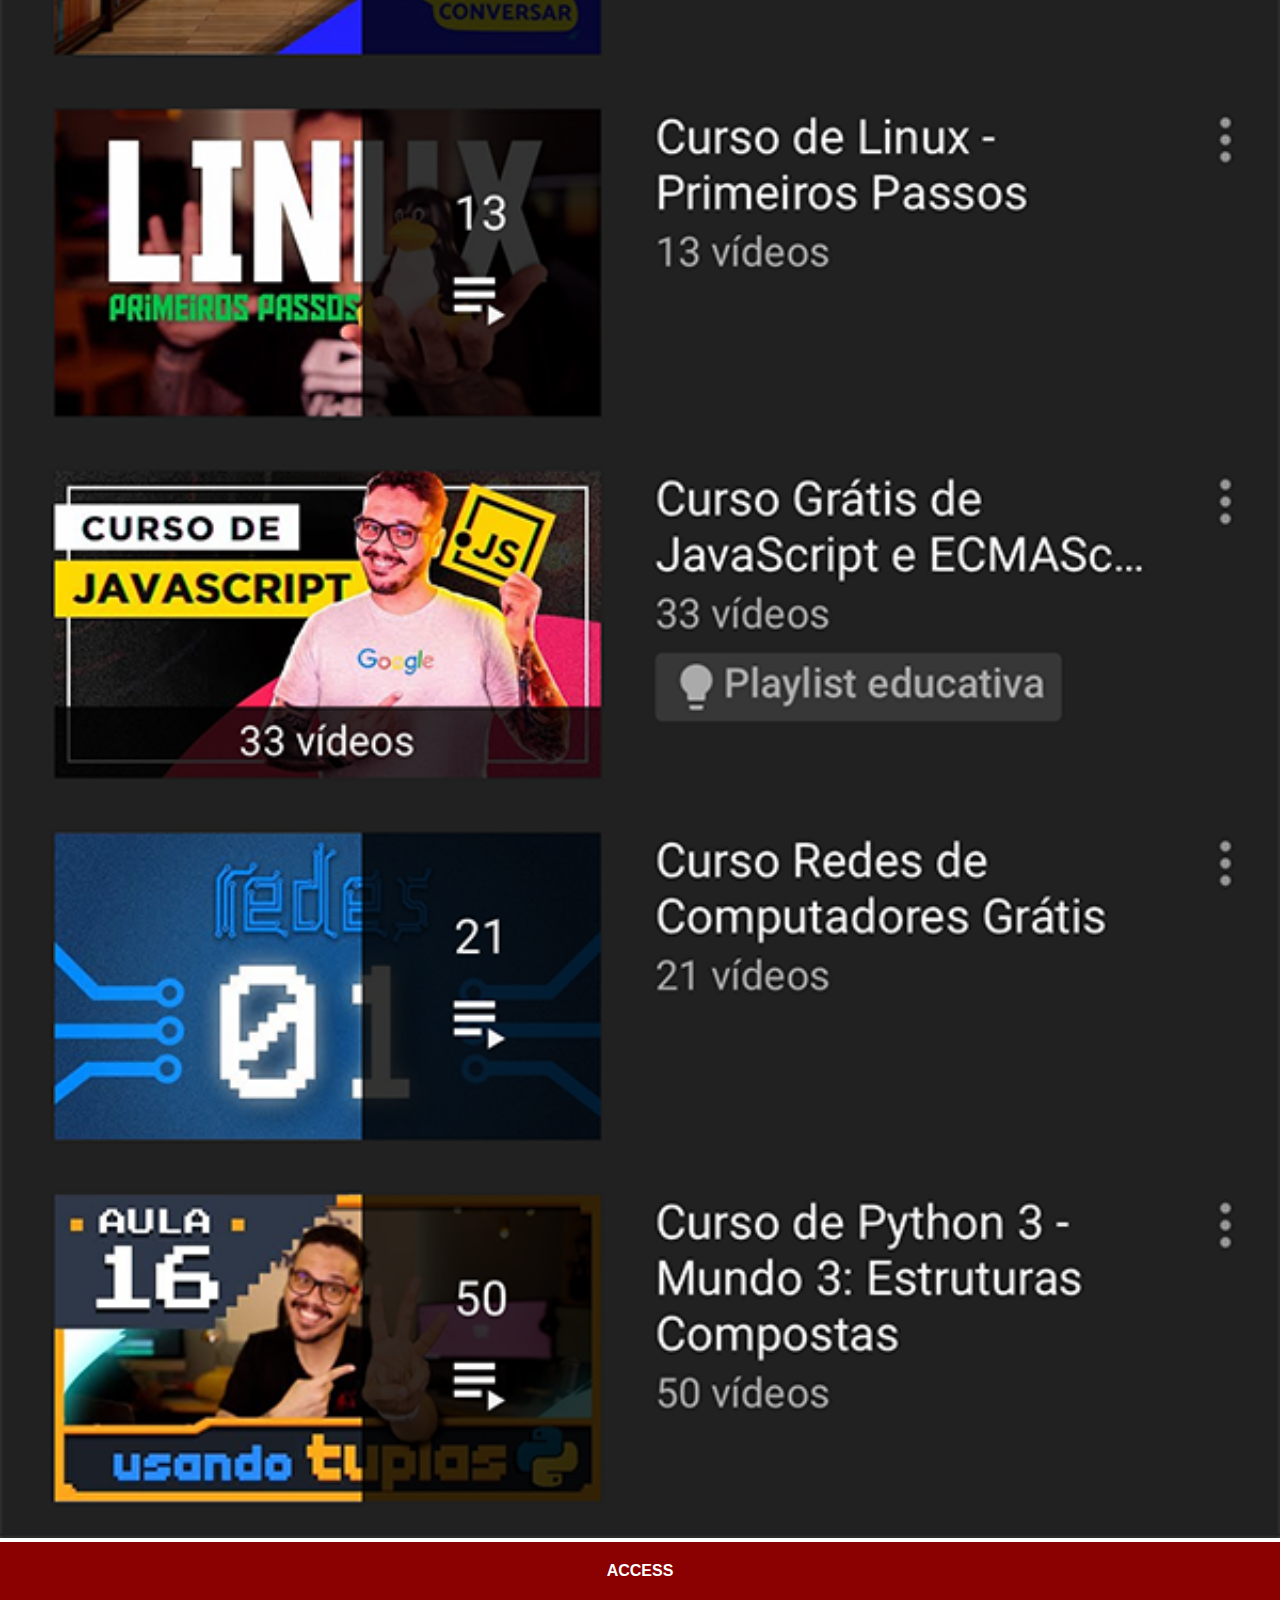
<file: yt.html>
<!DOCTYPE html>
<html lang="en">
<head>
    <meta charset="UTF-8">
    <meta name="viewport" content="width=device-width, initial-scale=1.0">
    <title>YouTube</title>
    <link rel="stylesheet" href="css/social.css">
</head>
<body>
    <img src="img/tela-youtube.png" alt="YouTube">
    <a href="https://www.youtube.com/@CursoemVideo/courses" target="_blank">ACCESS</a>
</body>
</html>
</file>
<file: css/style.css>
@charset "UTF-8";

*{
    margin: 0;
    padding: 0;
    font-family: Arial, Helvetica, sans-serif;
}

html, body{
    height: 100vh;
    width: 100vw;
    background-color: rgb(27, 27, 27);
}

body{
    background: url('../img/fundo-madeira.jpg') no-repeat top center;
    background-size: cover;
    background-attachment: fixed;
}

main{
    position: relative;
    height: 100vh;
}

section#celular{
    position: absolute;
    top: 50%;
    left: 50%;
    transform: translate(-50%, -50%);

    width: 311px;
    height: 627px;
    background-color: black;
    background:url('../img/frame-iphone.png') no-repeat;
}

section#redes-sociais{
    text-align: right;
}

section#redes-sociais img{
    width: 50px;
    margin: 10px;
    border-radius: 50%;
    box-shadow: 2px 2px 5px rgba(0, 0, 0, 0.400);
    box-sizing: border-box;
}

section#redes-sociais img:hover{
    border: 2px solid rgba(255, 255, 255, 0.493);
    transform: translate(-3px, -3px);
    box-shadow: 5px 5px 10px rgba(0, 0, 0, 0.623);
    transition: .3s, border .5s;
}

iframe#tela{
    position: relative;
    top: 80px;
    left: 22px;
    width: 267px;
    height: 471px;
}
</file>
<file: css/social.css>
@charset "UTF-8";


*{
    margin: 0;
    padding: 0;
    font-family: Arial, Helvetica, sans-serif;
}

::-webkit-scrollbar{
    width: 0;
    height: 0;
}

img{
    width: 100vw;
}

a{
    display: block;
    padding: 20px;
    text-align: center;
    font-weight: bolder;
    text-decoration: none;
    color: white;
    background-color: darkred;
}

a:hover{
    background-color: red;
}
</file>
